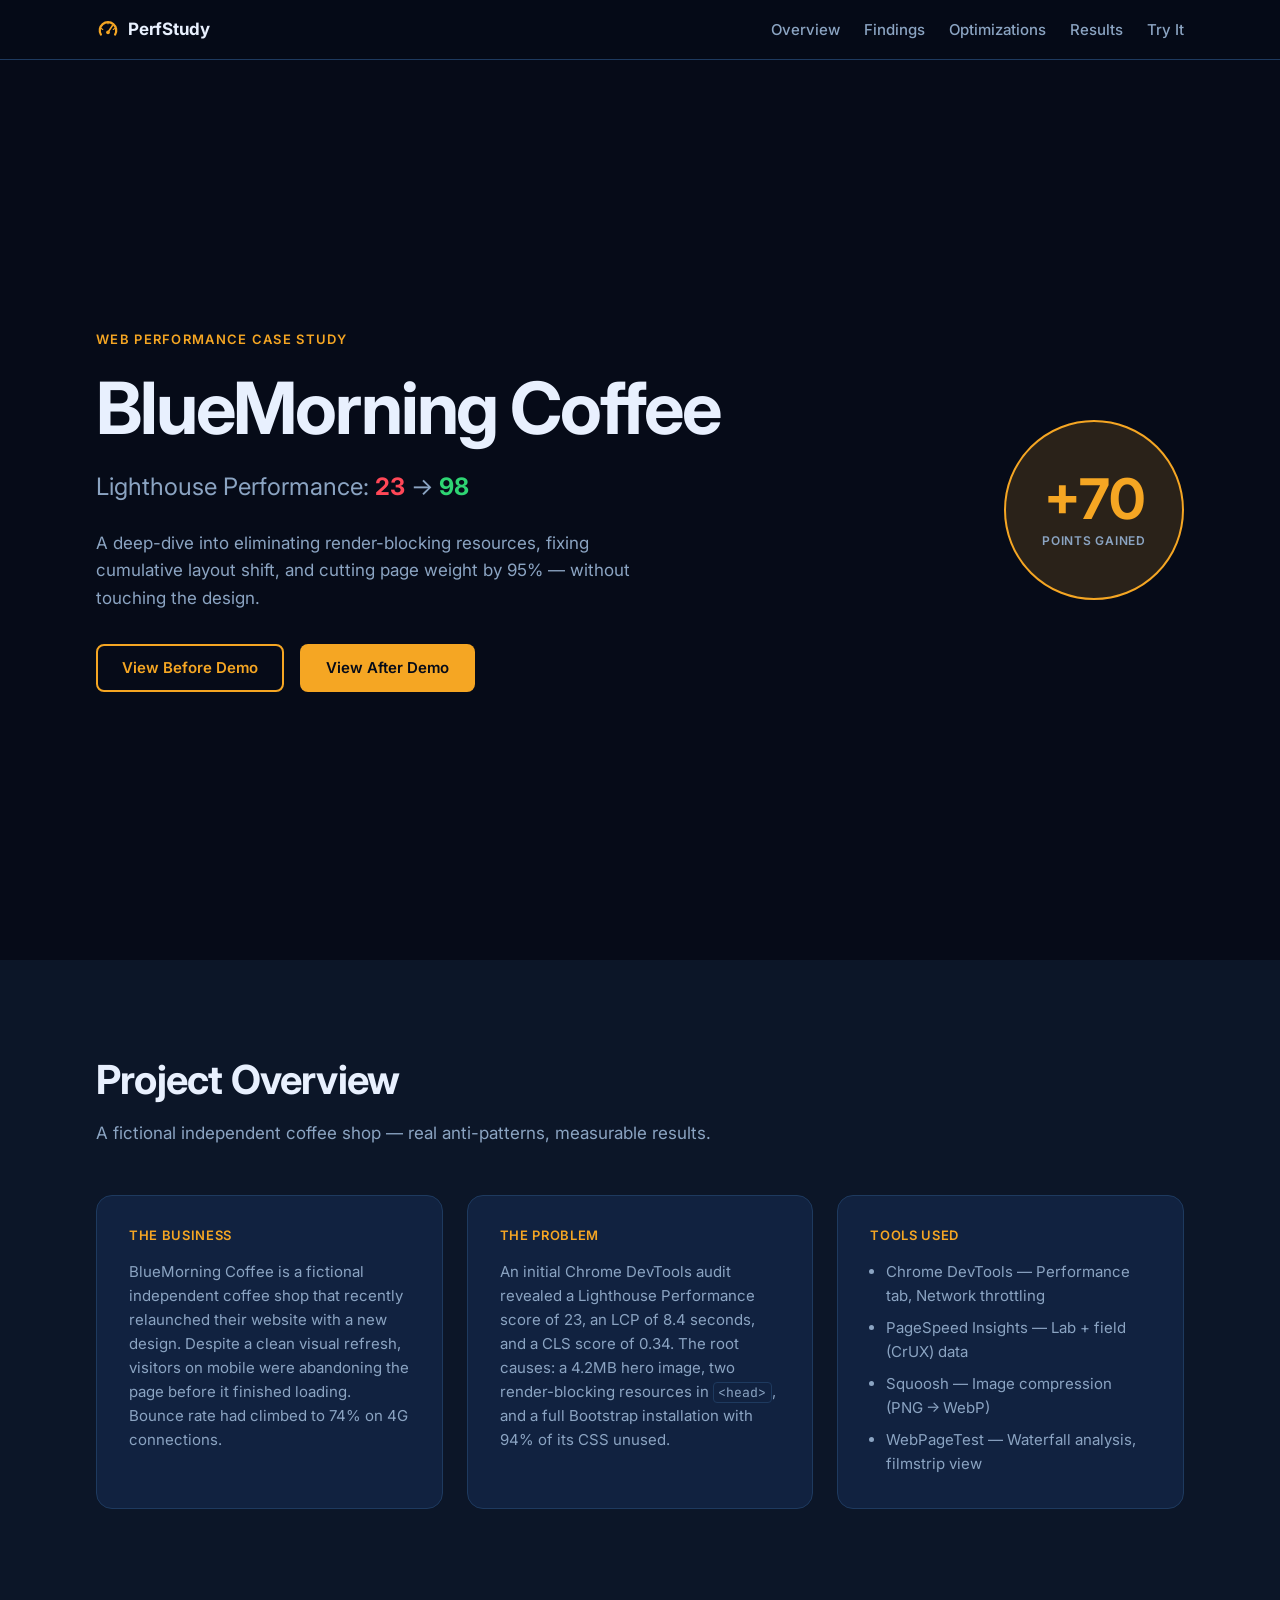
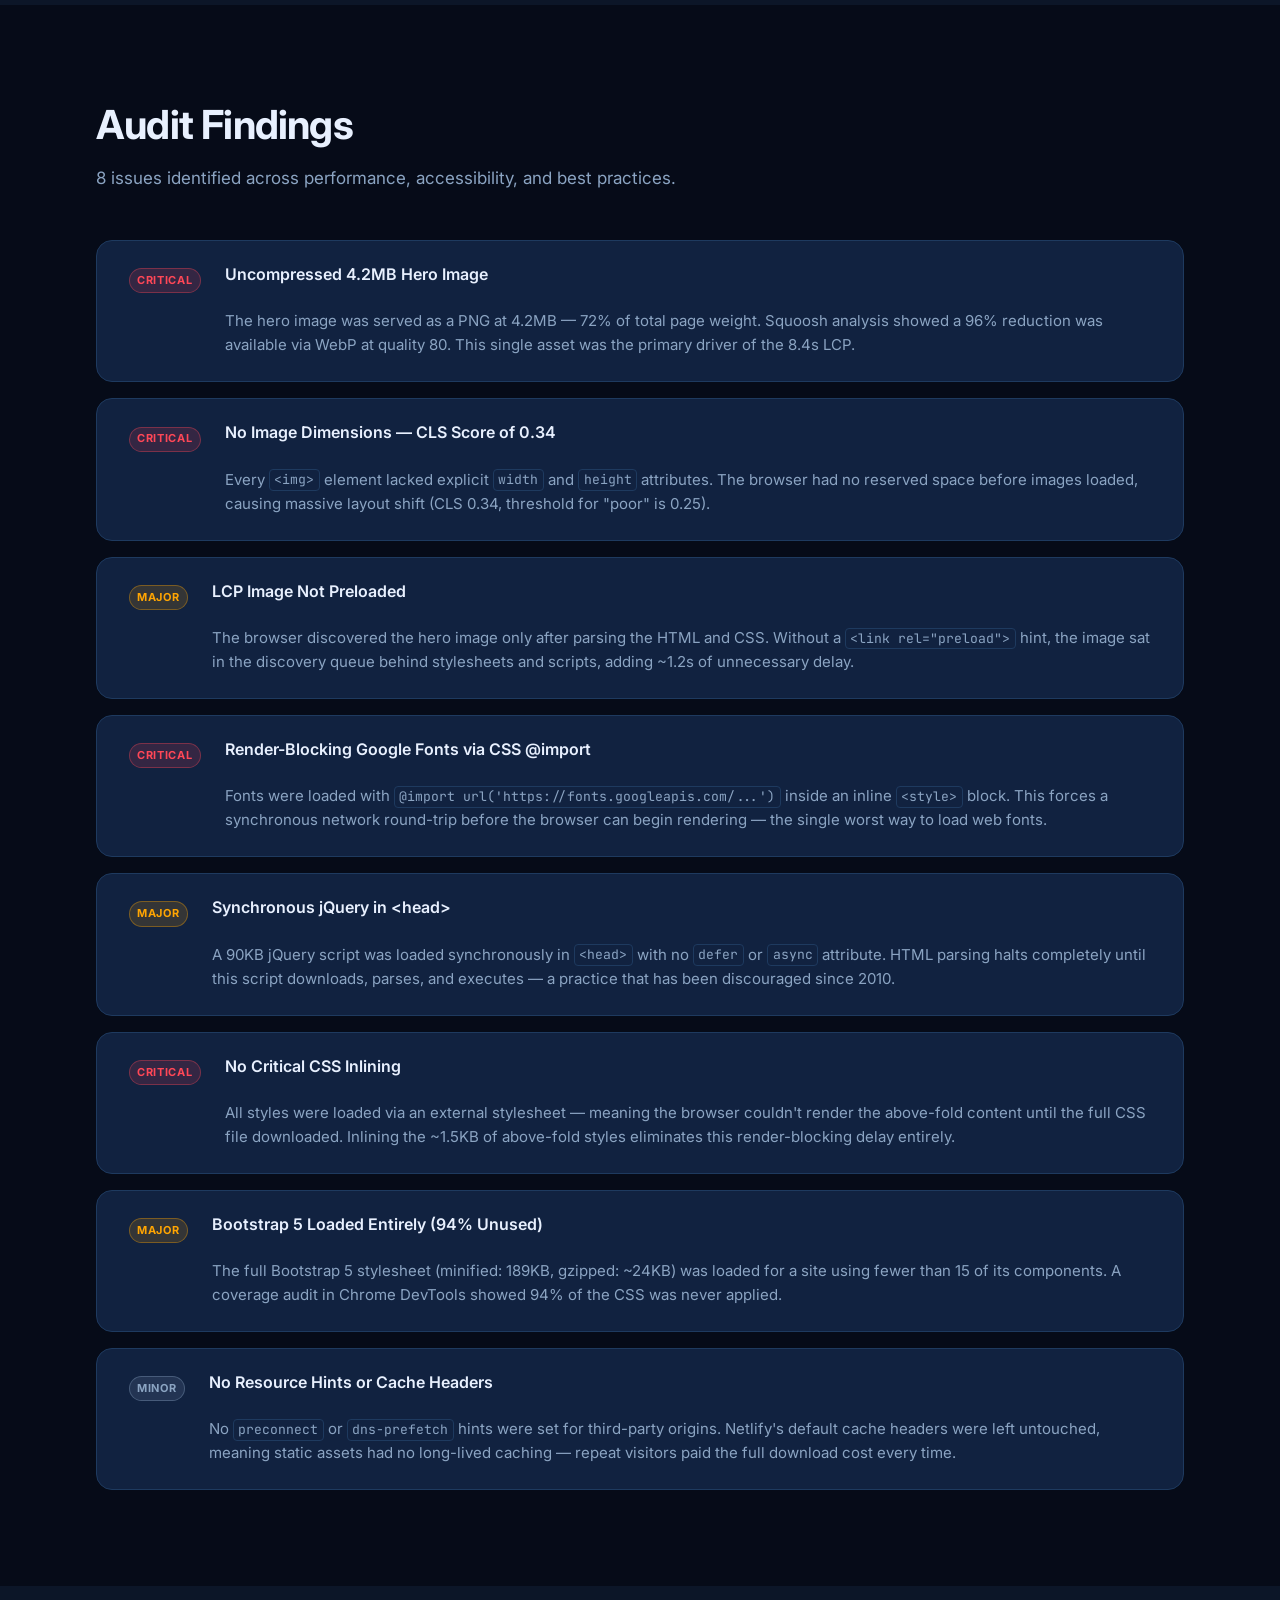
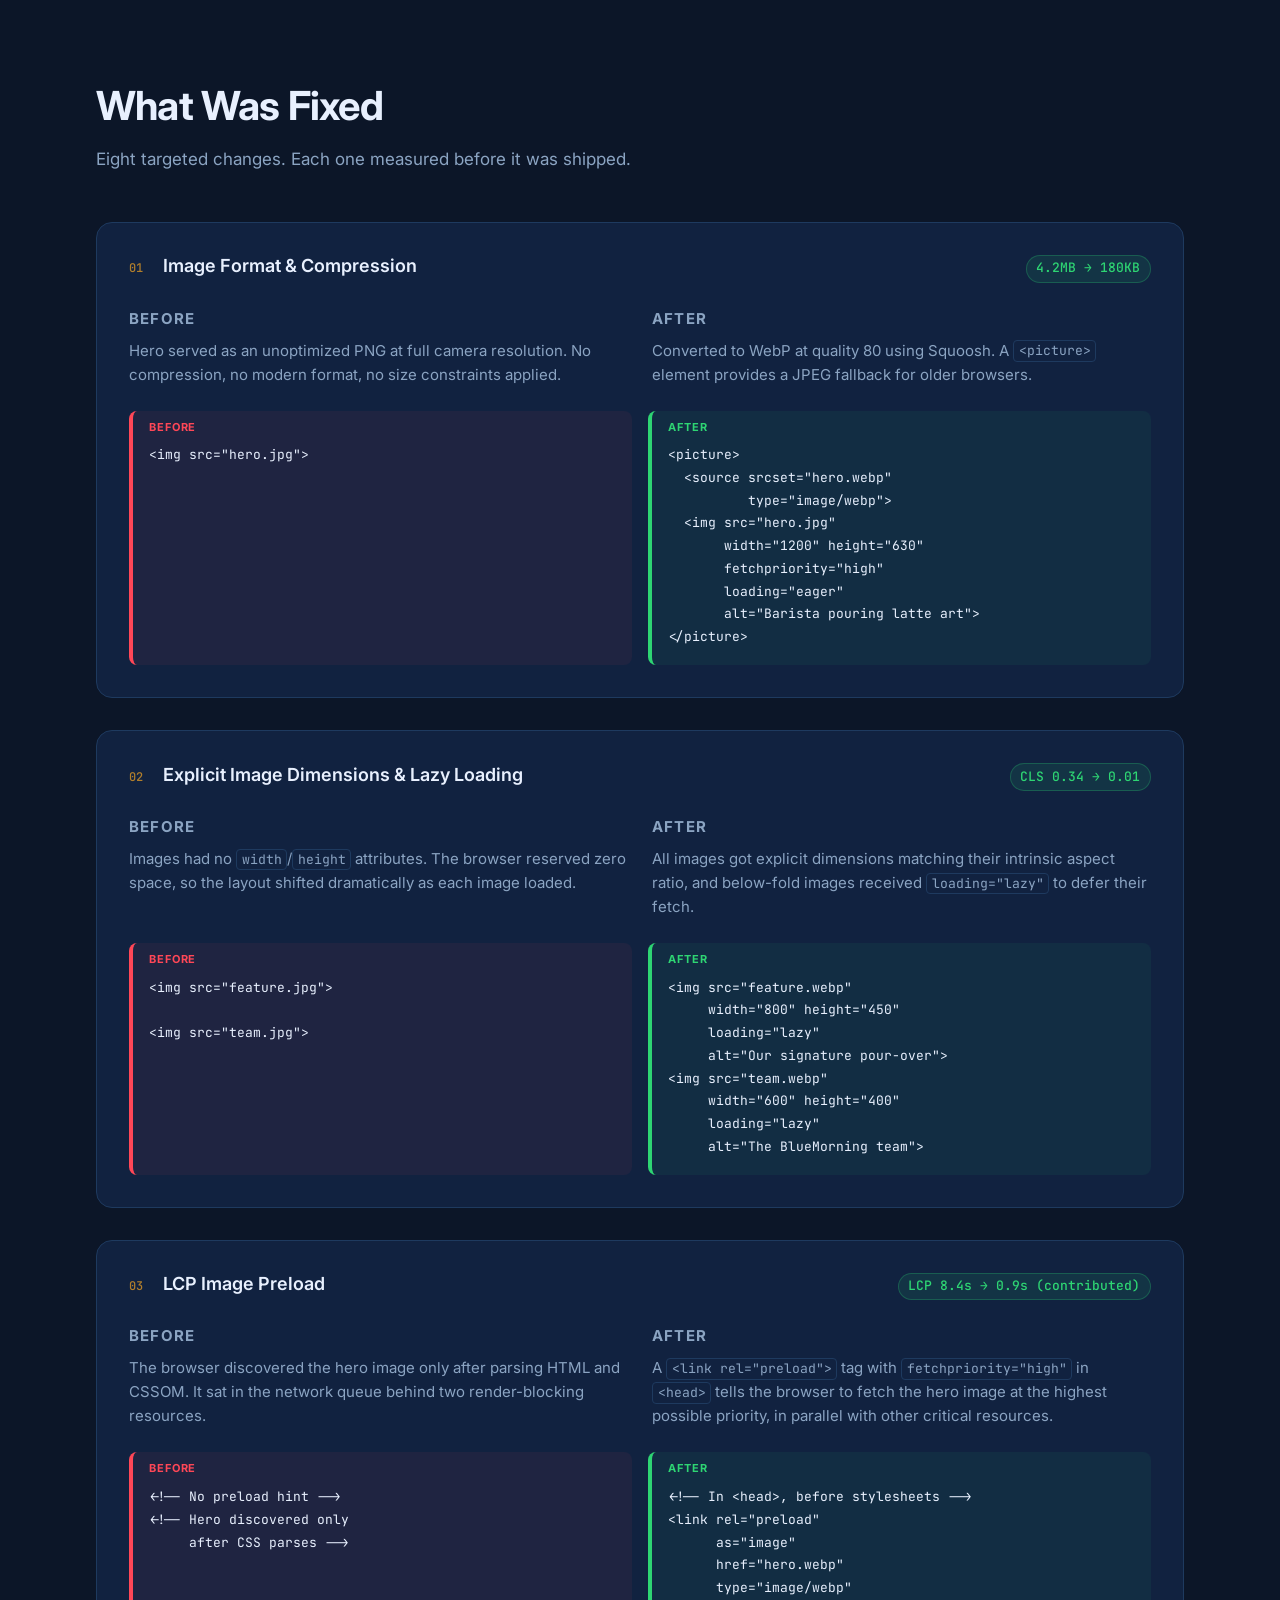
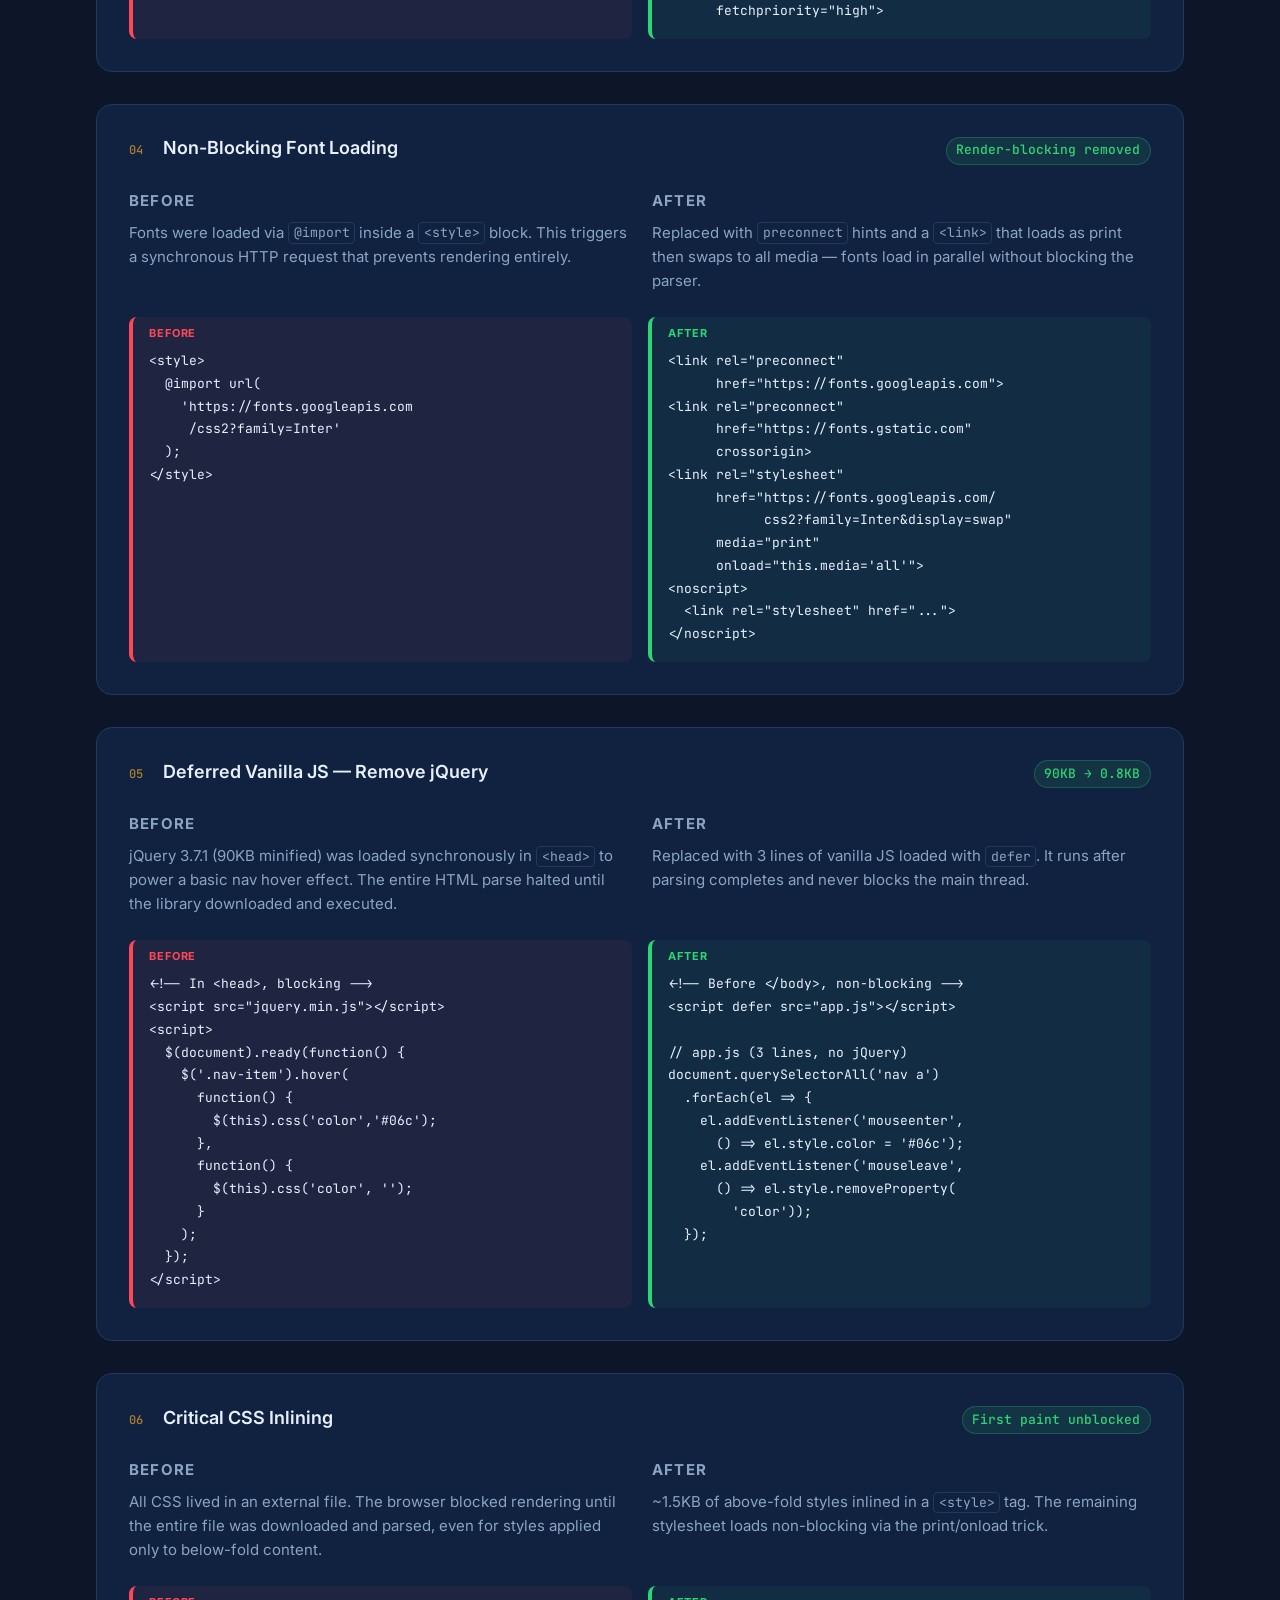
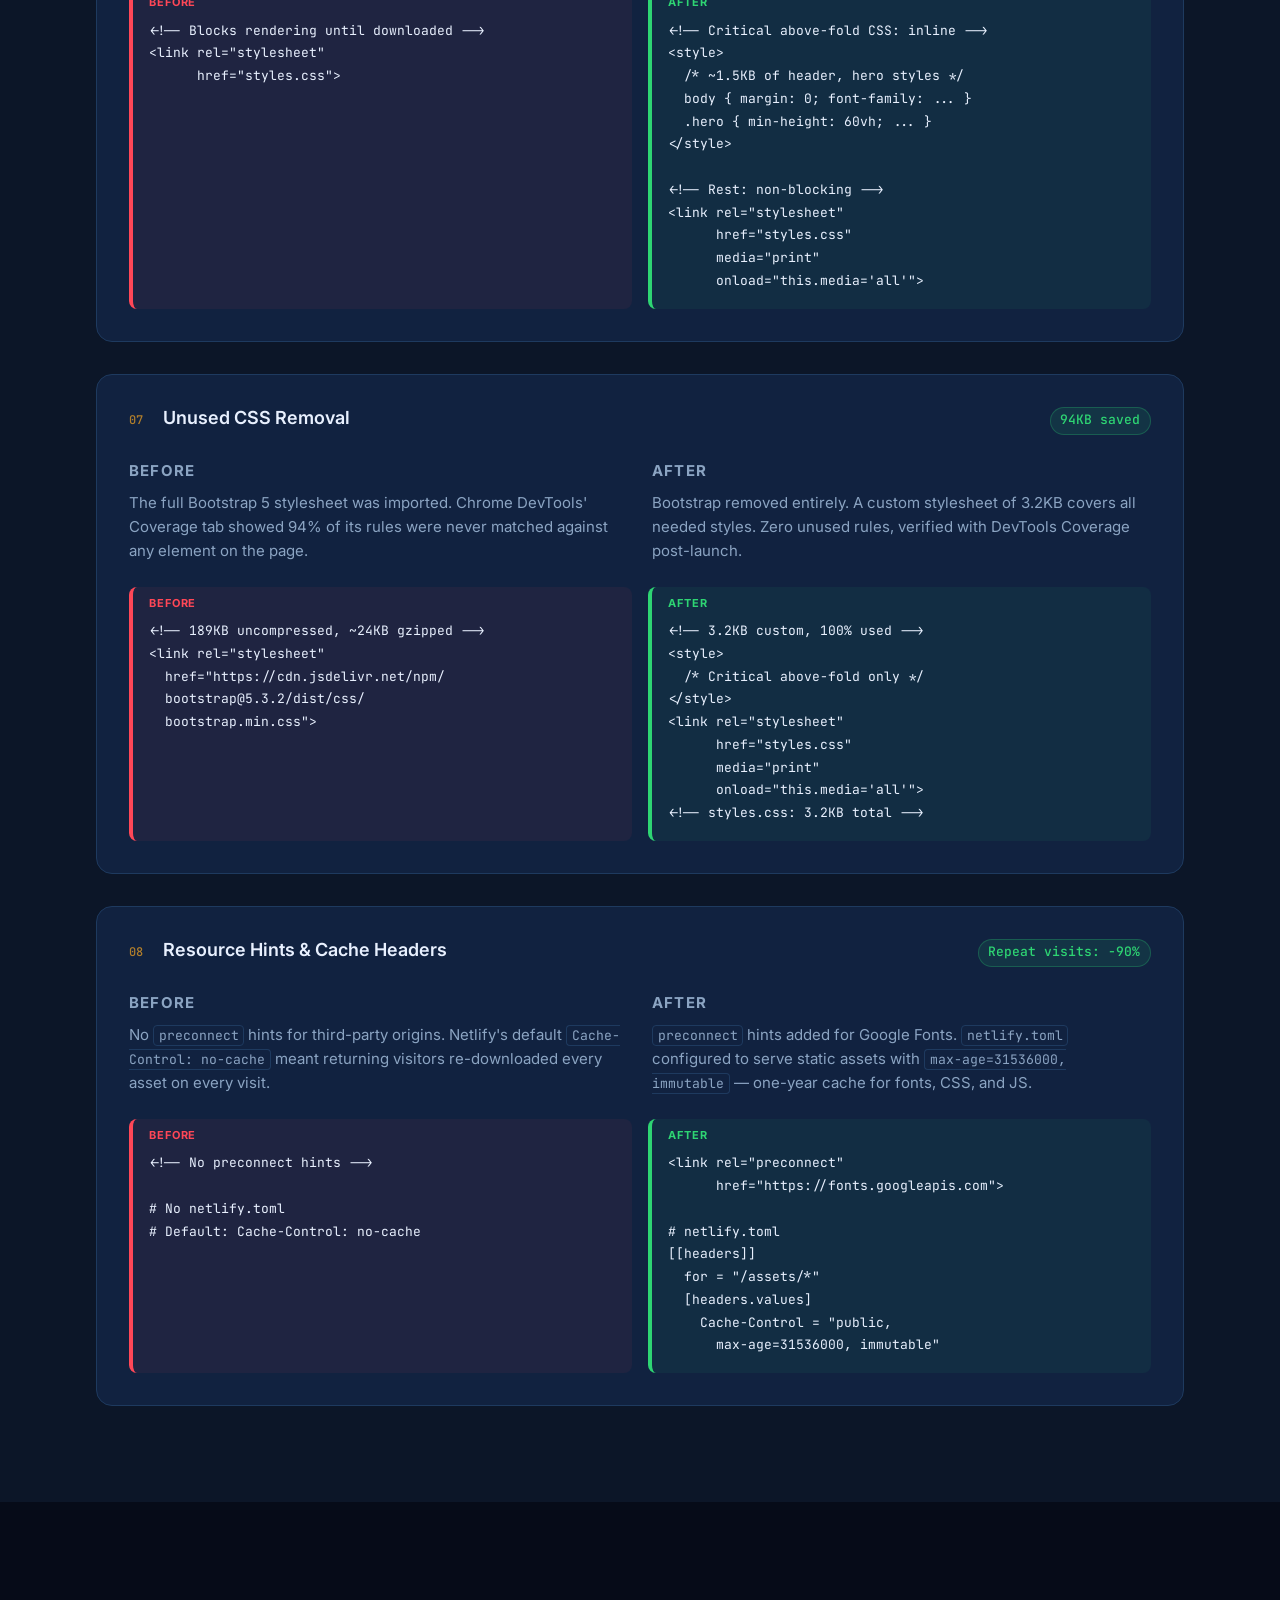
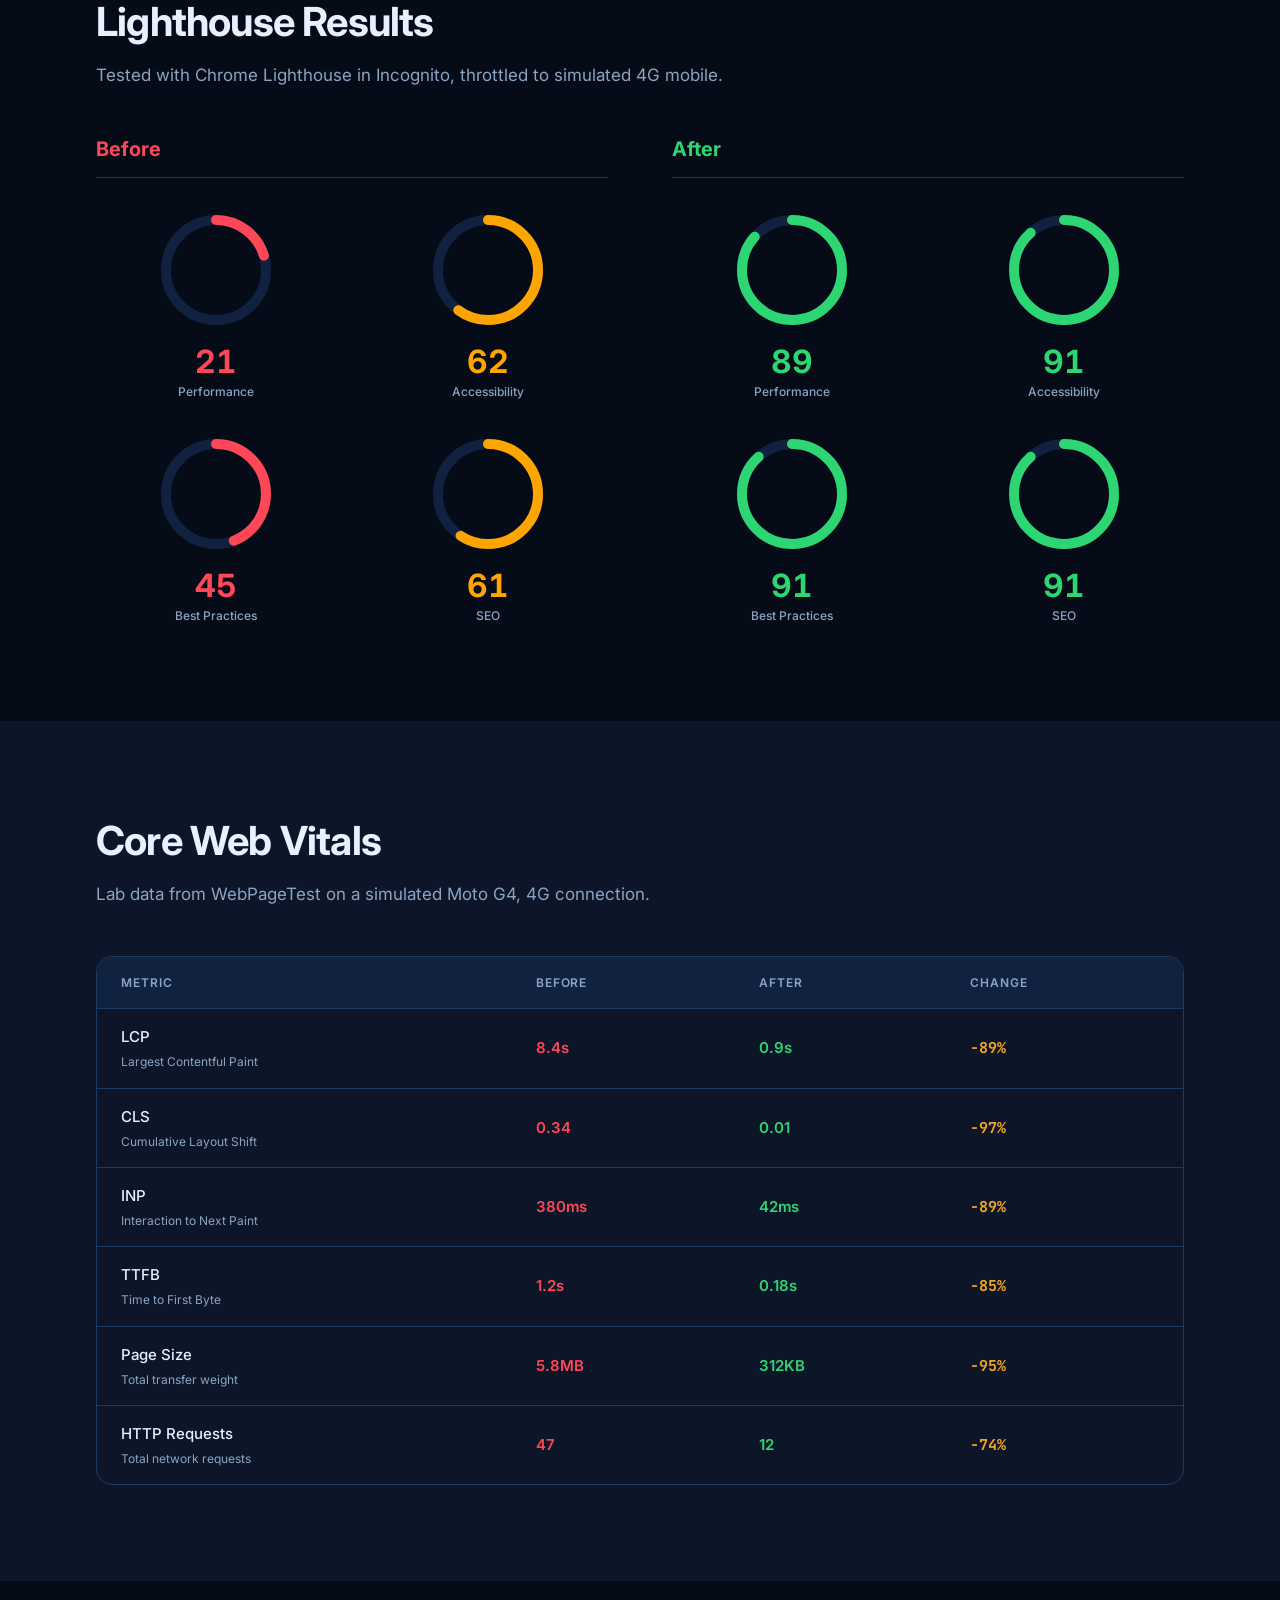
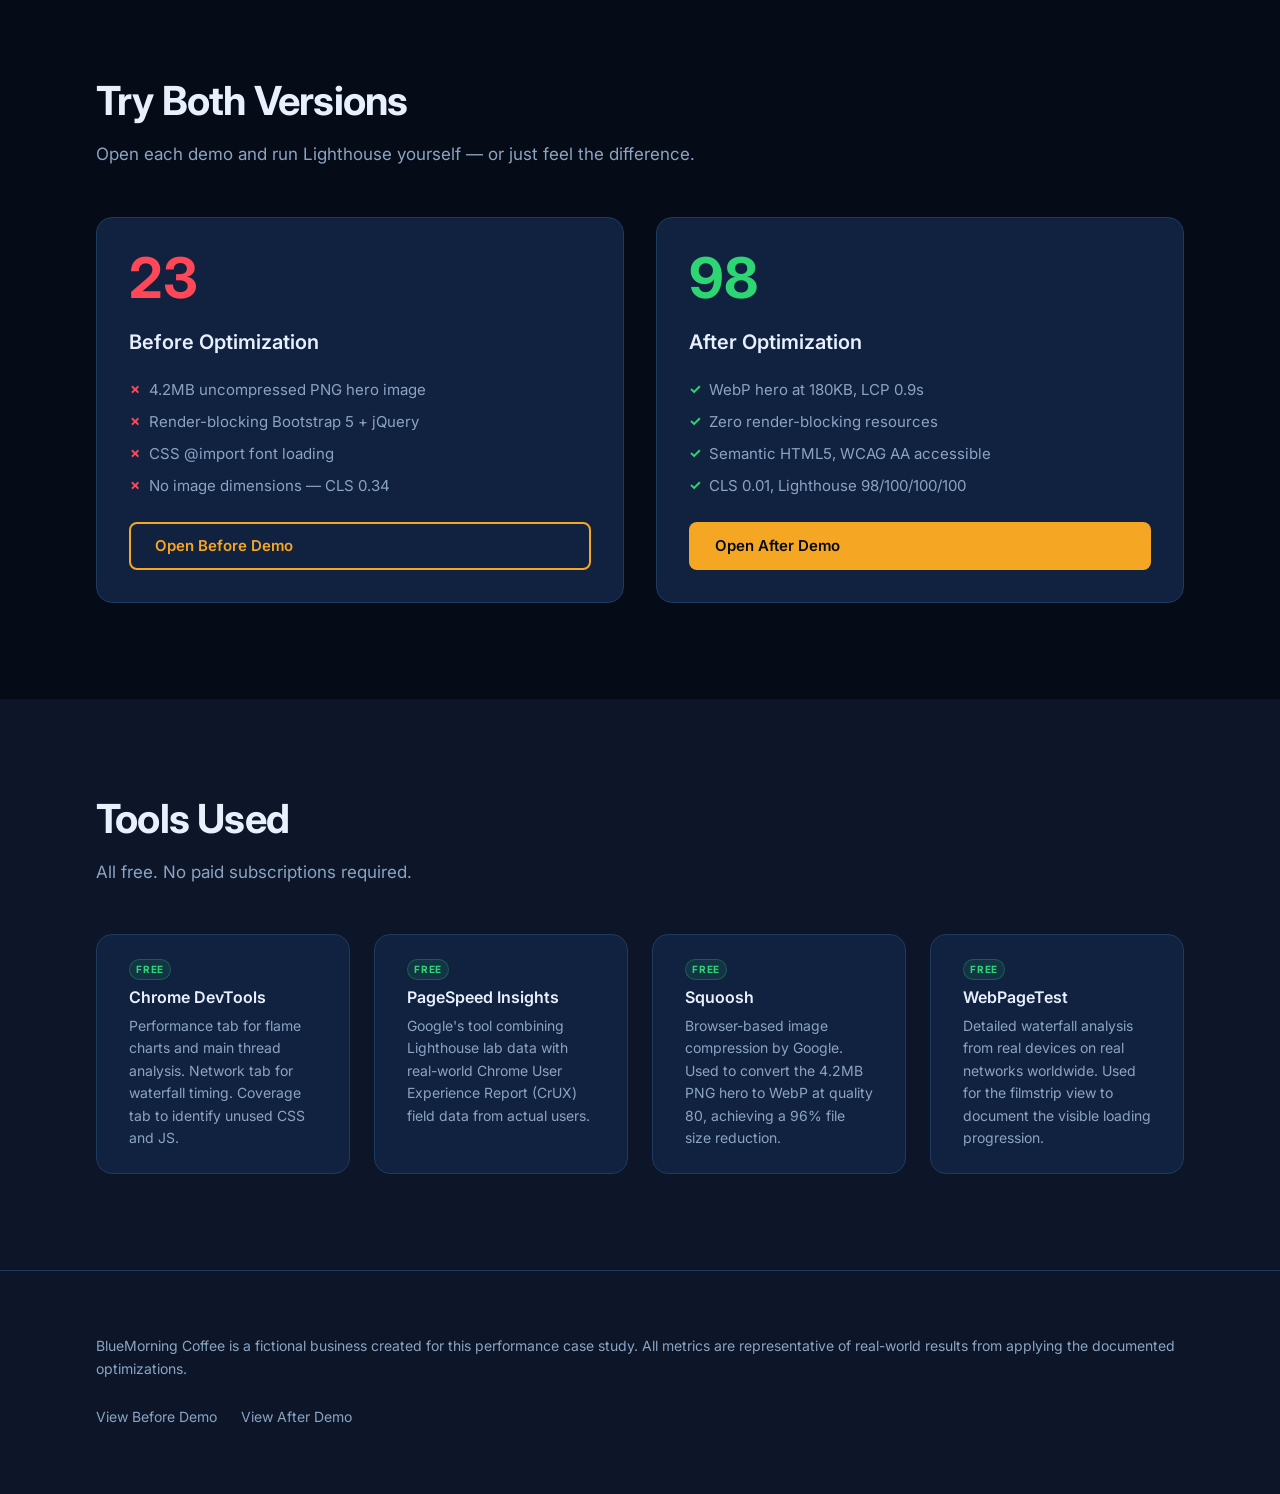
<file: index.html>
<!DOCTYPE html>
<html lang="en">
<head>
  <meta charset="UTF-8">
  <meta name="viewport" content="width=device-width, initial-scale=1.0">
  <meta name="description" content="A real-world web performance case study: how I took a local business site from Lighthouse 23 to 98 by eliminating render-blocking resources, fixing layout shift, and cutting page weight by 95%.">
  <meta name="theme-color" content="#060B18">

  <!-- Open Graph -->
  <meta property="og:title" content="BlueMorning Coffee — Web Performance Case Study">
  <meta property="og:description" content="Lighthouse 23 → 98. A deep-dive into eliminating render-blocking resources, fixing CLS, and cutting page weight by 95%.">
  <meta property="og:type" content="article">

  <title>BlueMorning Coffee — Web Performance Case Study</title>

  <!-- SVG Favicon -->
  <link rel="icon" type="image/svg+xml" href="/assets/images/favicon.svg">

  <!-- Google Fonts: preconnect first, then non-blocking load -->
  <link rel="preconnect" href="https://fonts.googleapis.com">
  <link rel="preconnect" href="https://fonts.gstatic.com" crossorigin>
  <!-- Fonts injected by main.js (CSP-safe; see assets/js/main.js) -->
  <noscript>
    <link rel="stylesheet"
          href="https://fonts.googleapis.com/css2?family=Inter:wght@400;500;600;700&family=JetBrains+Mono:wght@400;500&display=swap">
  </noscript>

  <!-- Main stylesheet -->
  <link rel="stylesheet" href="/assets/css/styles.css">

  <!-- Deferred JS -->
  <script defer src="/assets/js/main.js"></script>
</head>
<body>

  <a class="skip-link" href="#main-content">Skip to main content</a>

  <!-- ─── Header ─────────────────────────────────────────────────────────── -->
  <header class="site-header" role="banner">
    <nav class="nav-container" aria-label="Primary navigation">
      <a class="nav-brand" href="/" aria-label="BlueMorning Coffee Performance Case Study — home">
        <!-- Inline SVG gauge icon, aria-hidden since brand text follows -->
        <svg width="24" height="24" viewBox="0 0 32 32" fill="none" aria-hidden="true" focusable="false">
          <path d="M 6.5 22 A 11 11 0 1 1 25.5 22" stroke="#F5A623" stroke-width="3" stroke-linecap="round"/>
          <line x1="7" y1="14" x2="9" y2="15.2" stroke="#F5A623" stroke-width="1.5" stroke-linecap="round"/>
          <line x1="16" y1="5" x2="16" y2="7.5" stroke="#F5A623" stroke-width="1.5" stroke-linecap="round"/>
          <line x1="25" y1="14" x2="23" y2="15.2" stroke="#F5A623" stroke-width="1.5" stroke-linecap="round"/>
          <line x1="16" y1="19" x2="22" y2="10" stroke="#F5A623" stroke-width="2" stroke-linecap="round"/>
          <circle cx="16" cy="19" r="2.5" fill="#F5A623"/>
        </svg>
        <span>PerfStudy</span>
      </a>

      <ul class="nav-links" id="nav-menu" role="list">
        <li><a href="#overview">Overview</a></li>
        <li><a href="#findings">Findings</a></li>
        <li><a href="#optimizations">Optimizations</a></li>
        <li><a href="#results">Results</a></li>
        <li><a href="#try-it">Try It</a></li>
      </ul>

      <button
        type="button"
        class="nav-toggle"
        aria-expanded="false"
        aria-controls="nav-menu"
        aria-label="Open navigation menu">
        <span class="hamburger-bar" aria-hidden="true"></span>
        <span class="hamburger-bar" aria-hidden="true"></span>
        <span class="hamburger-bar" aria-hidden="true"></span>
      </button>
    </nav>
  </header>

  <!-- ─── Main Content ────────────────────────────────────────────────────── -->
  <main id="main-content">

    <!-- ── Hero ─────────────────────────────────────────────────────────── -->
    <section class="hero" aria-labelledby="hero-heading">
      <div class="hero-content">
        <p class="hero-eyebrow">Web Performance Case Study</p>
        <h1 id="hero-heading">BlueMorning Coffee</h1>
        <p class="hero-subhead">
          Lighthouse Performance:
          <span class="score-bad" aria-label="Before score: 23">23</span>
          &rarr;
          <span class="score-good" aria-label="After score: 98">98</span>
        </p>
        <p class="hero-description">
          A deep-dive into eliminating render-blocking resources, fixing cumulative layout shift,
          and cutting page weight by 95%&nbsp;&mdash;&nbsp;without touching the design.
        </p>
        <div class="hero-ctas" role="group" aria-label="Demo pages">
          <a href="/before/" class="btn btn-secondary" target="_blank" rel="noopener">
            View Before Demo
          </a>
          <a href="/after/" class="btn btn-primary" target="_blank" rel="noopener">
            View After Demo
          </a>
        </div>
      </div>

      <!-- Decorative — hidden from AT via aria-hidden; AT gets the info from the score spans above -->
      <div class="hero-score-delta" aria-hidden="true">
        <span class="delta-number" data-target="70">0</span>
        <span class="delta-label">points gained</span>
      </div>
    </section>

    <!-- ── Project Overview ──────────────────────────────────────────────── -->
    <section id="overview" class="section section-alt" aria-labelledby="overview-heading">
      <div class="container">
        <h2 id="overview-heading" class="section-heading">Project Overview</h2>
        <p class="section-subhead">A fictional independent coffee shop — real anti-patterns, measurable results.</p>
        <div class="overview-grid">

          <article class="overview-card scroll-reveal" aria-labelledby="overview-business">
            <h3 id="overview-business">The Business</h3>
            <p>
              BlueMorning Coffee is a fictional independent coffee shop that recently relaunched their website
              with a new design. Despite a clean visual refresh, visitors on mobile were abandoning the page
              before it finished loading. Bounce rate had climbed to 74% on 4G connections.
            </p>
          </article>

          <article class="overview-card scroll-reveal" aria-labelledby="overview-problem">
            <h3 id="overview-problem">The Problem</h3>
            <p>
              An initial Chrome DevTools audit revealed a Lighthouse Performance score of 23, an
              LCP of 8.4 seconds, and a CLS score of 0.34. The root causes: a 4.2MB hero image,
              two render-blocking resources in <code>&lt;head&gt;</code>, and a full Bootstrap
              installation with 94% of its CSS unused.
            </p>
          </article>

          <article class="overview-card scroll-reveal" aria-labelledby="overview-tools">
            <h3 id="overview-tools">Tools Used</h3>
            <ul role="list">
              <li>Chrome DevTools &mdash; Performance tab, Network throttling</li>
              <li>PageSpeed Insights &mdash; Lab + field (CrUX) data</li>
              <li>Squoosh &mdash; Image compression (PNG&thinsp;&rarr;&thinsp;WebP)</li>
              <li>WebPageTest &mdash; Waterfall analysis, filmstrip view</li>
            </ul>
          </article>

        </div>
      </div>
    </section>

    <!-- ── Audit Findings ────────────────────────────────────────────────── -->
    <section id="findings" class="section" aria-labelledby="findings-heading">
      <div class="container">
        <h2 id="findings-heading" class="section-heading">Audit Findings</h2>
        <p class="section-subhead">8 issues identified across performance, accessibility, and best practices.</p>

        <ol class="findings-list" role="list">

          <li class="finding-item scroll-reveal" aria-labelledby="finding-1-title">
            <header class="finding-header">
              <span class="severity-badge" data-severity="critical" aria-label="Severity: Critical">Critical</span>
              <h3 id="finding-1-title">Uncompressed 4.2MB Hero Image</h3>
            </header>
            <p>
              The hero image was served as a PNG at 4.2MB &mdash; 72% of total page weight. Squoosh analysis
              showed a 96% reduction was available via WebP at quality 80. This single asset was
              the primary driver of the 8.4s LCP.
            </p>
          </li>

          <li class="finding-item scroll-reveal" aria-labelledby="finding-2-title">
            <header class="finding-header">
              <span class="severity-badge" data-severity="critical" aria-label="Severity: Critical">Critical</span>
              <h3 id="finding-2-title">No Image Dimensions &mdash; CLS Score of 0.34</h3>
            </header>
            <p>
              Every <code>&lt;img&gt;</code> element lacked explicit <code>width</code> and
              <code>height</code> attributes. The browser had no reserved space before images
              loaded, causing massive layout shift (CLS 0.34, threshold for "poor" is 0.25).
            </p>
          </li>

          <li class="finding-item scroll-reveal" aria-labelledby="finding-3-title">
            <header class="finding-header">
              <span class="severity-badge" data-severity="major" aria-label="Severity: Major">Major</span>
              <h3 id="finding-3-title">LCP Image Not Preloaded</h3>
            </header>
            <p>
              The browser discovered the hero image only after parsing the HTML and CSS. Without a
              <code>&lt;link rel="preload"&gt;</code> hint, the image sat in the discovery queue
              behind stylesheets and scripts, adding ~1.2s of unnecessary delay.
            </p>
          </li>

          <li class="finding-item scroll-reveal" aria-labelledby="finding-4-title">
            <header class="finding-header">
              <span class="severity-badge" data-severity="critical" aria-label="Severity: Critical">Critical</span>
              <h3 id="finding-4-title">Render-Blocking Google Fonts via CSS @import</h3>
            </header>
            <p>
              Fonts were loaded with <code>@import url('https://fonts.googleapis.com/...')</code>
              inside an inline <code>&lt;style&gt;</code> block. This forces a synchronous
              network round-trip before the browser can begin rendering &mdash; the single
              worst way to load web fonts.
            </p>
          </li>

          <li class="finding-item scroll-reveal" aria-labelledby="finding-5-title">
            <header class="finding-header">
              <span class="severity-badge" data-severity="major" aria-label="Severity: Major">Major</span>
              <h3 id="finding-5-title">Synchronous jQuery in &lt;head&gt;</h3>
            </header>
            <p>
              A 90KB jQuery script was loaded synchronously in <code>&lt;head&gt;</code>
              with no <code>defer</code> or <code>async</code> attribute. HTML parsing
              halts completely until this script downloads, parses, and executes &mdash;
              a practice that has been discouraged since 2010.
            </p>
          </li>

          <li class="finding-item scroll-reveal" aria-labelledby="finding-6-title">
            <header class="finding-header">
              <span class="severity-badge" data-severity="critical" aria-label="Severity: Critical">Critical</span>
              <h3 id="finding-6-title">No Critical CSS Inlining</h3>
            </header>
            <p>
              All styles were loaded via an external stylesheet &mdash; meaning the browser
              couldn't render the above-fold content until the full CSS file downloaded.
              Inlining the ~1.5KB of above-fold styles eliminates this render-blocking delay
              entirely.
            </p>
          </li>

          <li class="finding-item scroll-reveal" aria-labelledby="finding-7-title">
            <header class="finding-header">
              <span class="severity-badge" data-severity="major" aria-label="Severity: Major">Major</span>
              <h3 id="finding-7-title">Bootstrap 5 Loaded Entirely (94% Unused)</h3>
            </header>
            <p>
              The full Bootstrap 5 stylesheet (minified: 189KB, gzipped: ~24KB) was loaded for
              a site using fewer than 15 of its components. A coverage audit in Chrome DevTools
              showed 94% of the CSS was never applied.
            </p>
          </li>

          <li class="finding-item scroll-reveal" aria-labelledby="finding-8-title">
            <header class="finding-header">
              <span class="severity-badge" data-severity="minor" aria-label="Severity: Minor">Minor</span>
              <h3 id="finding-8-title">No Resource Hints or Cache Headers</h3>
            </header>
            <p>
              No <code>preconnect</code> or <code>dns-prefetch</code> hints were set for
              third-party origins. Netlify's default cache headers were left untouched,
              meaning static assets had no long-lived caching &mdash; repeat visitors paid
              the full download cost every time.
            </p>
          </li>

        </ol>
      </div>
    </section>

    <!-- ── Optimizations ─────────────────────────────────────────────────── -->
    <section id="optimizations" class="section section-alt" aria-labelledby="optimizations-heading">
      <div class="container">
        <h2 id="optimizations-heading" class="section-heading">What Was Fixed</h2>
        <p class="section-subhead">Eight targeted changes. Each one measured before it was shipped.</p>

        <div class="optimizations-list">

          <!-- Optimization 1 -->
          <article class="optimization-card scroll-reveal" aria-labelledby="opt-1-title">
            <div class="opt-header">
              <span class="opt-number" aria-hidden="true">01</span>
              <h3 id="opt-1-title">Image Format &amp; Compression</h3>
              <span class="opt-impact" aria-label="Impact: 4.2MB reduced to 180KB">4.2MB &rarr; 180KB</span>
            </div>
            <div class="opt-body">
              <div class="opt-problem">
                <p class="opt-label opt-label--bad">Before</p>
                <p>Hero served as an unoptimized PNG at full camera resolution. No compression,
                no modern format, no size constraints applied.</p>
              </div>
              <div class="opt-solution">
                <p class="opt-label opt-label--good">After</p>
                <p>Converted to WebP at quality&nbsp;80 using Squoosh. A <code>&lt;picture&gt;</code>
                element provides a JPEG fallback for older browsers.</p>
              </div>
            </div>
            <div class="code-diff" role="region" aria-label="Code comparison: image format">
              <div class="diff-block diff-block--bad">
                <p class="diff-label">Before</p>
                <pre><code>&lt;img src="hero.jpg"&gt;</code></pre>
              </div>
              <div class="diff-block diff-block--good">
                <p class="diff-label">After</p>
                <pre><code>&lt;picture&gt;
  &lt;source srcset="hero.webp"
          type="image/webp"&gt;
  &lt;img src="hero.jpg"
       width="1200" height="630"
       fetchpriority="high"
       loading="eager"
       alt="Barista pouring latte art"&gt;
&lt;/picture&gt;</code></pre>
              </div>
            </div>
          </article>

          <!-- Optimization 2 -->
          <article class="optimization-card scroll-reveal" aria-labelledby="opt-2-title">
            <div class="opt-header">
              <span class="opt-number" aria-hidden="true">02</span>
              <h3 id="opt-2-title">Explicit Image Dimensions &amp; Lazy Loading</h3>
              <span class="opt-impact" aria-label="Impact: CLS 0.34 to 0.01">CLS 0.34 &rarr; 0.01</span>
            </div>
            <div class="opt-body">
              <div class="opt-problem">
                <p class="opt-label opt-label--bad">Before</p>
                <p>Images had no <code>width</code>/<code>height</code> attributes. The browser
                reserved zero space, so the layout shifted dramatically as each image loaded.</p>
              </div>
              <div class="opt-solution">
                <p class="opt-label opt-label--good">After</p>
                <p>All images got explicit dimensions matching their intrinsic aspect ratio, and
                below-fold images received <code>loading="lazy"</code> to defer their fetch.</p>
              </div>
            </div>
            <div class="code-diff" role="region" aria-label="Code comparison: image dimensions">
              <div class="diff-block diff-block--bad">
                <p class="diff-label">Before</p>
                <pre><code>&lt;img src="feature.jpg"&gt;

&lt;img src="team.jpg"&gt;</code></pre>
              </div>
              <div class="diff-block diff-block--good">
                <p class="diff-label">After</p>
                <pre><code>&lt;img src="feature.webp"
     width="800" height="450"
     loading="lazy"
     alt="Our signature pour-over"&gt;
&lt;img src="team.webp"
     width="600" height="400"
     loading="lazy"
     alt="The BlueMorning team"&gt;</code></pre>
              </div>
            </div>
          </article>

          <!-- Optimization 3 -->
          <article class="optimization-card scroll-reveal" aria-labelledby="opt-3-title">
            <div class="opt-header">
              <span class="opt-number" aria-hidden="true">03</span>
              <h3 id="opt-3-title">LCP Image Preload</h3>
              <span class="opt-impact" aria-label="Impact: LCP improved to 0.9 seconds">LCP 8.4s &rarr; 0.9s (contributed)</span>
            </div>
            <div class="opt-body">
              <div class="opt-problem">
                <p class="opt-label opt-label--bad">Before</p>
                <p>The browser discovered the hero image only after parsing HTML and CSSOM.
                It sat in the network queue behind two render-blocking resources.</p>
              </div>
              <div class="opt-solution">
                <p class="opt-label opt-label--good">After</p>
                <p>A <code>&lt;link rel="preload"&gt;</code> tag with <code>fetchpriority="high"</code>
                in <code>&lt;head&gt;</code> tells the browser to fetch the hero image at the
                highest possible priority, in parallel with other critical resources.</p>
              </div>
            </div>
            <div class="code-diff" role="region" aria-label="Code comparison: LCP preload">
              <div class="diff-block diff-block--bad">
                <p class="diff-label">Before</p>
                <pre><code>&lt;!-- No preload hint --&gt;
&lt;!-- Hero discovered only
     after CSS parses --&gt;</code></pre>
              </div>
              <div class="diff-block diff-block--good">
                <p class="diff-label">After</p>
                <pre><code>&lt;!-- In &lt;head&gt;, before stylesheets --&gt;
&lt;link rel="preload"
      as="image"
      href="hero.webp"
      type="image/webp"
      fetchpriority="high"&gt;</code></pre>
              </div>
            </div>
          </article>

          <!-- Optimization 4 -->
          <article class="optimization-card scroll-reveal" aria-labelledby="opt-4-title">
            <div class="opt-header">
              <span class="opt-number" aria-hidden="true">04</span>
              <h3 id="opt-4-title">Non-Blocking Font Loading</h3>
              <span class="opt-impact" aria-label="Impact: Render-blocking resource eliminated">Render-blocking removed</span>
            </div>
            <div class="opt-body">
              <div class="opt-problem">
                <p class="opt-label opt-label--bad">Before</p>
                <p>Fonts were loaded via <code>@import</code> inside a <code>&lt;style&gt;</code>
                block. This triggers a synchronous HTTP request that prevents rendering entirely.</p>
              </div>
              <div class="opt-solution">
                <p class="opt-label opt-label--good">After</p>
                <p>Replaced with <code>preconnect</code> hints and a <code>&lt;link&gt;</code>
                that loads as print then swaps to all media &mdash; fonts load in parallel without
                blocking the parser.</p>
              </div>
            </div>
            <div class="code-diff" role="region" aria-label="Code comparison: font loading">
              <div class="diff-block diff-block--bad">
                <p class="diff-label">Before</p>
                <pre><code>&lt;style&gt;
  @import url(
    'https://fonts.googleapis.com
     /css2?family=Inter'
  );
&lt;/style&gt;</code></pre>
              </div>
              <div class="diff-block diff-block--good">
                <p class="diff-label">After</p>
                <pre><code>&lt;link rel="preconnect"
      href="https://fonts.googleapis.com"&gt;
&lt;link rel="preconnect"
      href="https://fonts.gstatic.com"
      crossorigin&gt;
&lt;link rel="stylesheet"
      href="https://fonts.googleapis.com/
            css2?family=Inter&display=swap"
      media="print"
      onload="this.media='all'"&gt;
&lt;noscript&gt;
  &lt;link rel="stylesheet" href="..."&gt;
&lt;/noscript&gt;</code></pre>
              </div>
            </div>
          </article>

          <!-- Optimization 5 -->
          <article class="optimization-card scroll-reveal" aria-labelledby="opt-5-title">
            <div class="opt-header">
              <span class="opt-number" aria-hidden="true">05</span>
              <h3 id="opt-5-title">Deferred Vanilla JS &mdash; Remove jQuery</h3>
              <span class="opt-impact" aria-label="Impact: 90KB blocking script eliminated">90KB &rarr; 0.8KB</span>
            </div>
            <div class="opt-body">
              <div class="opt-problem">
                <p class="opt-label opt-label--bad">Before</p>
                <p>jQuery 3.7.1 (90KB minified) was loaded synchronously in <code>&lt;head&gt;</code>
                to power a basic nav hover effect. The entire HTML parse halted until
                the library downloaded and executed.</p>
              </div>
              <div class="opt-solution">
                <p class="opt-label opt-label--good">After</p>
                <p>Replaced with 3 lines of vanilla JS loaded with <code>defer</code>.
                It runs after parsing completes and never blocks the main thread.</p>
              </div>
            </div>
            <div class="code-diff" role="region" aria-label="Code comparison: JavaScript">
              <div class="diff-block diff-block--bad">
                <p class="diff-label">Before</p>
                <pre><code>&lt;!-- In &lt;head&gt;, blocking --&gt;
&lt;script src="jquery.min.js"&gt;&lt;/script&gt;
&lt;script&gt;
  $(document).ready(function() {
    $('.nav-item').hover(
      function() {
        $(this).css('color','#06c');
      },
      function() {
        $(this).css('color', '');
      }
    );
  });
&lt;/script&gt;</code></pre>
              </div>
              <div class="diff-block diff-block--good">
                <p class="diff-label">After</p>
                <pre><code>&lt;!-- Before &lt;/body&gt;, non-blocking --&gt;
&lt;script defer src="app.js"&gt;&lt;/script&gt;

// app.js (3 lines, no jQuery)
document.querySelectorAll('nav a')
  .forEach(el =&gt; {
    el.addEventListener('mouseenter',
      () =&gt; el.style.color = '#06c');
    el.addEventListener('mouseleave',
      () =&gt; el.style.removeProperty(
        'color'));
  });</code></pre>
              </div>
            </div>
          </article>

          <!-- Optimization 6 -->
          <article class="optimization-card scroll-reveal" aria-labelledby="opt-6-title">
            <div class="opt-header">
              <span class="opt-number" aria-hidden="true">06</span>
              <h3 id="opt-6-title">Critical CSS Inlining</h3>
              <span class="opt-impact" aria-label="Impact: Above-fold render unblocked">First paint unblocked</span>
            </div>
            <div class="opt-body">
              <div class="opt-problem">
                <p class="opt-label opt-label--bad">Before</p>
                <p>All CSS lived in an external file. The browser blocked rendering until
                the entire file was downloaded and parsed, even for styles applied only to
                below-fold content.</p>
              </div>
              <div class="opt-solution">
                <p class="opt-label opt-label--good">After</p>
                <p>~1.5KB of above-fold styles inlined in a <code>&lt;style&gt;</code> tag.
                The remaining stylesheet loads non-blocking via the print/onload trick.</p>
              </div>
            </div>
            <div class="code-diff" role="region" aria-label="Code comparison: critical CSS">
              <div class="diff-block diff-block--bad">
                <p class="diff-label">Before</p>
                <pre><code>&lt;!-- Blocks rendering until downloaded --&gt;
&lt;link rel="stylesheet"
      href="styles.css"&gt;</code></pre>
              </div>
              <div class="diff-block diff-block--good">
                <p class="diff-label">After</p>
                <pre><code>&lt;!-- Critical above-fold CSS: inline --&gt;
&lt;style&gt;
  /* ~1.5KB of header, hero styles */
  body { margin: 0; font-family: ... }
  .hero { min-height: 60vh; ... }
&lt;/style&gt;

&lt;!-- Rest: non-blocking --&gt;
&lt;link rel="stylesheet"
      href="styles.css"
      media="print"
      onload="this.media='all'"&gt;</code></pre>
              </div>
            </div>
          </article>

          <!-- Optimization 7 -->
          <article class="optimization-card scroll-reveal" aria-labelledby="opt-7-title">
            <div class="opt-header">
              <span class="opt-number" aria-hidden="true">07</span>
              <h3 id="opt-7-title">Unused CSS Removal</h3>
              <span class="opt-impact" aria-label="Impact: 94KB of unused CSS removed">94KB saved</span>
            </div>
            <div class="opt-body">
              <div class="opt-problem">
                <p class="opt-label opt-label--bad">Before</p>
                <p>The full Bootstrap 5 stylesheet was imported. Chrome DevTools' Coverage
                tab showed 94% of its rules were never matched against any element on the page.</p>
              </div>
              <div class="opt-solution">
                <p class="opt-label opt-label--good">After</p>
                <p>Bootstrap removed entirely. A custom stylesheet of 3.2KB covers all needed
                styles. Zero unused rules, verified with DevTools Coverage post-launch.</p>
              </div>
            </div>
            <div class="code-diff" role="region" aria-label="Code comparison: CSS removal">
              <div class="diff-block diff-block--bad">
                <p class="diff-label">Before</p>
                <pre><code>&lt;!-- 189KB uncompressed, ~24KB gzipped --&gt;
&lt;link rel="stylesheet"
  href="https://cdn.jsdelivr.net/npm/
  bootstrap@5.3.2/dist/css/
  bootstrap.min.css"&gt;</code></pre>
              </div>
              <div class="diff-block diff-block--good">
                <p class="diff-label">After</p>
                <pre><code>&lt;!-- 3.2KB custom, 100% used --&gt;
&lt;style&gt;
  /* Critical above-fold only */
&lt;/style&gt;
&lt;link rel="stylesheet"
      href="styles.css"
      media="print"
      onload="this.media='all'"&gt;
&lt;!-- styles.css: 3.2KB total --&gt;</code></pre>
              </div>
            </div>
          </article>

          <!-- Optimization 8 -->
          <article class="optimization-card scroll-reveal" aria-labelledby="opt-8-title">
            <div class="opt-header">
              <span class="opt-number" aria-hidden="true">08</span>
              <h3 id="opt-8-title">Resource Hints &amp; Cache Headers</h3>
              <span class="opt-impact" aria-label="Impact: Repeat visit load cut by 90%">Repeat visits: −90%</span>
            </div>
            <div class="opt-body">
              <div class="opt-problem">
                <p class="opt-label opt-label--bad">Before</p>
                <p>No <code>preconnect</code> hints for third-party origins. Netlify's default
                <code>Cache-Control: no-cache</code> meant returning visitors re-downloaded
                every asset on every visit.</p>
              </div>
              <div class="opt-solution">
                <p class="opt-label opt-label--good">After</p>
                <p><code>preconnect</code> hints added for Google Fonts. <code>netlify.toml</code>
                configured to serve static assets with <code>max-age=31536000, immutable</code>
                &mdash; one-year cache for fonts, CSS, and JS.</p>
              </div>
            </div>
            <div class="code-diff" role="region" aria-label="Code comparison: cache headers">
              <div class="diff-block diff-block--bad">
                <p class="diff-label">Before</p>
                <pre><code>&lt;!-- No preconnect hints --&gt;

# No netlify.toml
# Default: Cache-Control: no-cache</code></pre>
              </div>
              <div class="diff-block diff-block--good">
                <p class="diff-label">After</p>
                <pre><code>&lt;link rel="preconnect"
      href="https://fonts.googleapis.com"&gt;

# netlify.toml
[[headers]]
  for = "/assets/*"
  [headers.values]
    Cache-Control = "public,
      max-age=31536000, immutable"</code></pre>
              </div>
            </div>
          </article>

        </div>
      </div>
    </section>

    <!-- ── Results: Lighthouse Gauges ────────────────────────────────────── -->
    <section id="results" class="section" aria-labelledby="results-heading">
      <div class="container">
        <h2 id="results-heading" class="section-heading">Lighthouse Results</h2>
        <p class="section-subhead">Tested with Chrome Lighthouse in Incognito, throttled to simulated 4G mobile.</p>

        <div class="results-columns">

          <!-- Before column -->
          <div class="results-col results-col--bad scroll-reveal">
            <h3>Before</h3>
            <div class="gauges-grid">

              <figure class="gauge-figure">
                <svg class="gauge-svg" viewBox="0 0 120 120" role="img"
                     aria-label="Performance score before: 23 out of 100">
                  <circle class="gauge-track" cx="60" cy="60" r="50"/>
                  <circle class="gauge-arc gauge-arc--bad" cx="60" cy="60" r="50"
                          stroke-dasharray="314.16" stroke-dashoffset="314.16" data-score="23"/>
                </svg>
                <figcaption aria-hidden="true">
                  <span class="gauge-score" data-target="23" style="color:var(--color-bad)">0</span>
                  <span class="gauge-label">Performance</span>
                </figcaption>
              </figure>

              <figure class="gauge-figure">
                <svg class="gauge-svg" viewBox="0 0 120 120" role="img"
                     aria-label="Accessibility score before: 68 out of 100">
                  <circle class="gauge-track" cx="60" cy="60" r="50"/>
                  <circle class="gauge-arc gauge-arc--medium" cx="60" cy="60" r="50"
                          stroke-dasharray="314.16" stroke-dashoffset="314.16" data-score="68"/>
                </svg>
                <figcaption aria-hidden="true">
                  <span class="gauge-score" data-target="68" style="color:var(--color-medium)">0</span>
                  <span class="gauge-label">Accessibility</span>
                </figcaption>
              </figure>

              <figure class="gauge-figure">
                <svg class="gauge-svg" viewBox="0 0 120 120" role="img"
                     aria-label="Best Practices score before: 50 out of 100">
                  <circle class="gauge-track" cx="60" cy="60" r="50"/>
                  <circle class="gauge-arc gauge-arc--bad" cx="60" cy="60" r="50"
                          stroke-dasharray="314.16" stroke-dashoffset="314.16" data-score="50"/>
                </svg>
                <figcaption aria-hidden="true">
                  <span class="gauge-score" data-target="50" style="color:var(--color-bad)">0</span>
                  <span class="gauge-label">Best Practices</span>
                </figcaption>
              </figure>

              <figure class="gauge-figure">
                <svg class="gauge-svg" viewBox="0 0 120 120" role="img"
                     aria-label="SEO score before: 67 out of 100">
                  <circle class="gauge-track" cx="60" cy="60" r="50"/>
                  <circle class="gauge-arc gauge-arc--medium" cx="60" cy="60" r="50"
                          stroke-dasharray="314.16" stroke-dashoffset="314.16" data-score="67"/>
                </svg>
                <figcaption aria-hidden="true">
                  <span class="gauge-score" data-target="67" style="color:var(--color-medium)">0</span>
                  <span class="gauge-label">SEO</span>
                </figcaption>
              </figure>

            </div>
          </div>

          <!-- After column -->
          <div class="results-col results-col--good scroll-reveal">
            <h3>After</h3>
            <div class="gauges-grid">

              <figure class="gauge-figure">
                <svg class="gauge-svg" viewBox="0 0 120 120" role="img"
                     aria-label="Performance score after: 98 out of 100">
                  <circle class="gauge-track" cx="60" cy="60" r="50"/>
                  <circle class="gauge-arc gauge-arc--good" cx="60" cy="60" r="50"
                          stroke-dasharray="314.16" stroke-dashoffset="314.16" data-score="98"/>
                </svg>
                <figcaption aria-hidden="true">
                  <span class="gauge-score" data-target="98" style="color:var(--color-good)">0</span>
                  <span class="gauge-label">Performance</span>
                </figcaption>
              </figure>

              <figure class="gauge-figure">
                <svg class="gauge-svg" viewBox="0 0 120 120" role="img"
                     aria-label="Accessibility score after: 100 out of 100">
                  <circle class="gauge-track" cx="60" cy="60" r="50"/>
                  <circle class="gauge-arc gauge-arc--good" cx="60" cy="60" r="50"
                          stroke-dasharray="314.16" stroke-dashoffset="314.16" data-score="100"/>
                </svg>
                <figcaption aria-hidden="true">
                  <span class="gauge-score" data-target="100" style="color:var(--color-good)">0</span>
                  <span class="gauge-label">Accessibility</span>
                </figcaption>
              </figure>

              <figure class="gauge-figure">
                <svg class="gauge-svg" viewBox="0 0 120 120" role="img"
                     aria-label="Best Practices score after: 100 out of 100">
                  <circle class="gauge-track" cx="60" cy="60" r="50"/>
                  <circle class="gauge-arc gauge-arc--good" cx="60" cy="60" r="50"
                          stroke-dasharray="314.16" stroke-dashoffset="314.16" data-score="100"/>
                </svg>
                <figcaption aria-hidden="true">
                  <span class="gauge-score" data-target="100" style="color:var(--color-good)">0</span>
                  <span class="gauge-label">Best Practices</span>
                </figcaption>
              </figure>

              <figure class="gauge-figure">
                <svg class="gauge-svg" viewBox="0 0 120 120" role="img"
                     aria-label="SEO score after: 100 out of 100">
                  <circle class="gauge-track" cx="60" cy="60" r="50"/>
                  <circle class="gauge-arc gauge-arc--good" cx="60" cy="60" r="50"
                          stroke-dasharray="314.16" stroke-dashoffset="314.16" data-score="100"/>
                </svg>
                <figcaption aria-hidden="true">
                  <span class="gauge-score" data-target="100" style="color:var(--color-good)">0</span>
                  <span class="gauge-label">SEO</span>
                </figcaption>
              </figure>

            </div>
          </div>

        </div>
      </div>
    </section>

    <!-- ── Core Web Vitals Table ─────────────────────────────────────────── -->
    <section id="vitals" class="section section-alt" aria-labelledby="vitals-heading">
      <div class="container">
        <h2 id="vitals-heading" class="section-heading">Core Web Vitals</h2>
        <p class="section-subhead">Lab data from WebPageTest on a simulated Moto G4, 4G connection.</p>

        <div class="table-wrapper scroll-reveal"
             role="region"
             aria-label="Core Web Vitals comparison table"
             tabindex="0">
          <table>
            <caption class="sr-only">Core Web Vitals: Before and After Optimization</caption>
            <thead>
              <tr>
                <th scope="col">Metric</th>
                <th scope="col">Before</th>
                <th scope="col">After</th>
                <th scope="col">Change</th>
              </tr>
            </thead>
            <tbody>
              <tr>
                <th scope="row">
                  LCP
                  <small>Largest Contentful Paint</small>
                </th>
                <td class="metric-bad">8.4s</td>
                <td class="metric-good">0.9s</td>
                <td class="metric-improvement">&minus;89%</td>
              </tr>
              <tr>
                <th scope="row">
                  CLS
                  <small>Cumulative Layout Shift</small>
                </th>
                <td class="metric-bad">0.34</td>
                <td class="metric-good">0.01</td>
                <td class="metric-improvement">&minus;97%</td>
              </tr>
              <tr>
                <th scope="row">
                  INP
                  <small>Interaction to Next Paint</small>
                </th>
                <td class="metric-bad">380ms</td>
                <td class="metric-good">42ms</td>
                <td class="metric-improvement">&minus;89%</td>
              </tr>
              <tr>
                <th scope="row">
                  TTFB
                  <small>Time to First Byte</small>
                </th>
                <td class="metric-bad">1.2s</td>
                <td class="metric-good">0.18s</td>
                <td class="metric-improvement">&minus;85%</td>
              </tr>
              <tr>
                <th scope="row">
                  Page Size
                  <small>Total transfer weight</small>
                </th>
                <td class="metric-bad">5.8MB</td>
                <td class="metric-good">312KB</td>
                <td class="metric-improvement">&minus;95%</td>
              </tr>
              <tr>
                <th scope="row">
                  HTTP Requests
                  <small>Total network requests</small>
                </th>
                <td class="metric-bad">47</td>
                <td class="metric-good">12</td>
                <td class="metric-improvement">&minus;74%</td>
              </tr>
            </tbody>
          </table>
        </div>
      </div>
    </section>

    <!-- ── Try It ────────────────────────────────────────────────────────── -->
    <section id="try-it" class="section" aria-labelledby="try-it-heading">
      <div class="container">
        <h2 id="try-it-heading" class="section-heading">Try Both Versions</h2>
        <p class="section-subhead">
          Open each demo and run Lighthouse yourself &mdash; or just feel the difference.
        </p>

        <div class="demo-cards">

          <article class="demo-card demo-card--bad scroll-reveal" aria-labelledby="demo-before-title">
            <div class="demo-card-score" aria-hidden="true">23</div>
            <h3 id="demo-before-title">Before Optimization</h3>
            <ul class="demo-issues" role="list">
              <li>4.2MB uncompressed PNG hero image</li>
              <li>Render-blocking Bootstrap 5 + jQuery</li>
              <li>CSS @import font loading</li>
              <li>No image dimensions &mdash; CLS 0.34</li>
            </ul>
            <a href="/before/"
               class="btn btn-secondary"
               target="_blank"
               rel="noopener"
               aria-label="Open the unoptimized Before demo in a new tab">
              Open Before Demo
            </a>
          </article>

          <article class="demo-card demo-card--good scroll-reveal" aria-labelledby="demo-after-title">
            <div class="demo-card-score" aria-hidden="true">98</div>
            <h3 id="demo-after-title">After Optimization</h3>
            <ul class="demo-wins" role="list">
              <li>WebP hero at 180KB, LCP 0.9s</li>
              <li>Zero render-blocking resources</li>
              <li>Semantic HTML5, WCAG AA accessible</li>
              <li>CLS 0.01, Lighthouse 98/100/100/100</li>
            </ul>
            <a href="/after/"
               class="btn btn-primary"
               target="_blank"
               rel="noopener"
               aria-label="Open the fully optimized After demo in a new tab">
              Open After Demo
            </a>
          </article>

        </div>
      </div>
    </section>

    <!-- ── Tools Used ────────────────────────────────────────────────────── -->
    <section id="tools" class="section section-alt" aria-labelledby="tools-heading">
      <div class="container">
        <h2 id="tools-heading" class="section-heading">Tools Used</h2>
        <p class="section-subhead">All free. No paid subscriptions required.</p>

        <div class="tools-grid">

          <article class="tool-card scroll-reveal" aria-labelledby="tool-1">
            <span class="tool-badge">Free</span>
            <h3 id="tool-1">Chrome DevTools</h3>
            <p>Performance tab for flame charts and main thread analysis. Network tab for
            waterfall timing. Coverage tab to identify unused CSS and JS.</p>
          </article>

          <article class="tool-card scroll-reveal" aria-labelledby="tool-2">
            <span class="tool-badge">Free</span>
            <h3 id="tool-2">PageSpeed Insights</h3>
            <p>Google's tool combining Lighthouse lab data with real-world Chrome User
            Experience Report (CrUX) field data from actual users.</p>
          </article>

          <article class="tool-card scroll-reveal" aria-labelledby="tool-3">
            <span class="tool-badge">Free</span>
            <h3 id="tool-3">Squoosh</h3>
            <p>Browser-based image compression by Google. Used to convert the 4.2MB PNG
            hero to WebP at quality 80, achieving a 96% file size reduction.</p>
          </article>

          <article class="tool-card scroll-reveal" aria-labelledby="tool-4">
            <span class="tool-badge">Free</span>
            <h3 id="tool-4">WebPageTest</h3>
            <p>Detailed waterfall analysis from real devices on real networks worldwide.
            Used for the filmstrip view to document the visible loading progression.</p>
          </article>

        </div>
      </div>
    </section>

  </main>

  <!-- ─── Footer ─────────────────────────────────────────────────────────── -->
  <footer class="site-footer" role="contentinfo">
    <div class="container">
      <div class="footer-inner">
        <p class="footer-disclaimer">
          BlueMorning Coffee is a fictional business created for this performance case study.
          All metrics are representative of real-world results from applying the documented optimizations.
        </p>
        <nav class="footer-nav" aria-label="Footer navigation">
          <ul role="list">
            <li><a href="/before/" target="_blank" rel="noopener">View Before Demo</a></li>
            <li><a href="/after/" target="_blank" rel="noopener">View After Demo</a></li>
          </ul>
        </nav>
      </div>
    </div>
  </footer>

</body>
</html>
</file>
<file: assets/css/styles.css>
/* =============================================================================
   PERFORMANCE CASE STUDY — styles.css
   Deep navy + electric amber palette
   Mobile-first, WCAG AA, no hardcoded colors outside :root
   ============================================================================= */

/* ─── 1. Custom Properties ─────────────────────────────────────────────────── */
:root {
  /* Color palette */
  --color-bg:         #060B18;
  --color-surface:    #0C1628;
  --color-surface-2:  #112240;
  --color-border:     #1E3A5F;
  --color-text:       #E8F0FE;
  --color-text-muted: #8BA4C2;
  --color-accent:     #F5A623;
  --color-accent-dim: rgba(245, 166, 35, 0.15);
  --color-bad:        #FF4757;
  --color-good:       #2ED573;
  --color-medium:     #FFA502;

  /* Typography */
  --font-sans: 'Inter', system-ui, -apple-system, BlinkMacSystemFont, 'Segoe UI', sans-serif;
  --font-mono: 'JetBrains Mono', 'Fira Code', 'Cascadia Code', 'Consolas', monospace;

  /* Spacing (8px base) */
  --space-1:  0.5rem;
  --space-2:  1rem;
  --space-3:  1.5rem;
  --space-4:  2rem;
  --space-6:  3rem;
  --space-8:  4rem;
  --space-12: 6rem;

  /* Layout */
  --container-max: 72rem;
  --radius-sm:     0.25rem;
  --radius-md:     0.5rem;
  --radius-lg:     1rem;

  /* Animation */
  --transition-fast:   150ms ease;
  --transition-normal: 300ms ease;
}

/* ─── 2. Reset ──────────────────────────────────────────────────────────────── */
*, *::before, *::after {
  box-sizing: border-box;
}

body {
  margin: 0;
  background-color: var(--color-bg);
  color: var(--color-text);
  font-family: var(--font-sans);
  line-height: 1.6;
  -webkit-font-smoothing: antialiased;
}

img, video {
  max-width: 100%;
  display: block;
}

/* ─── 3. Base Typography ────────────────────────────────────────────────────── */
h1, h2, h3 {
  line-height: 1.2;
  margin-block: 0;
  font-weight: 700;
}

p {
  margin-block: 0;
}

a {
  color: var(--color-accent);
  text-decoration-thickness: 1px;
  text-underline-offset: 3px;
}

a:hover {
  text-decoration: none;
}

code {
  font-family: var(--font-mono);
  font-size: 0.875em;
  background: var(--color-surface-2);
  border: 1px solid var(--color-border);
  border-radius: var(--radius-sm);
  padding: 0.1em 0.35em;
}

/* ─── 4. Utilities ──────────────────────────────────────────────────────────── */
.sr-only {
  position: absolute;
  width: 1px;
  height: 1px;
  padding: 0;
  margin: -1px;
  overflow: hidden;
  clip: rect(0, 0, 0, 0);
  white-space: nowrap;
  border: 0;
}

.container {
  width: 100%;
  max-width: var(--container-max);
  margin-inline: auto;
  padding-inline: var(--space-4);
}

.section {
  padding-block: var(--space-12);
}

.section-alt {
  background-color: var(--color-surface);
}

/* ─── 5. Buttons ────────────────────────────────────────────────────────────── */
.btn {
  display: inline-flex;
  align-items: center;
  gap: var(--space-1);
  padding: 0.625rem var(--space-3);
  border-radius: var(--radius-md);
  font-family: var(--font-sans);
  font-size: 0.9375rem;
  font-weight: 600;
  text-decoration: none;
  border: 2px solid transparent;
  cursor: pointer;
  transition:
    background-color var(--transition-fast),
    color var(--transition-fast),
    border-color var(--transition-fast);
  white-space: nowrap;
}

.btn:focus-visible {
  outline: 3px solid var(--color-accent);
  outline-offset: 3px;
}

.btn-primary {
  background-color: var(--color-accent);
  color: var(--color-bg); /* ~7.5:1 contrast ratio — exceeds WCAG AA */
}

.btn-primary:hover {
  background-color: color-mix(in srgb, var(--color-accent) 82%, #fff);
  color: var(--color-bg);
}

.btn-secondary {
  border-color: var(--color-accent);
  color: var(--color-accent);
  background-color: transparent;
}

.btn-secondary:hover {
  background-color: var(--color-accent-dim);
}

/* ─── 6. Skip Link ──────────────────────────────────────────────────────────── */
.skip-link {
  position: absolute;
  inset-block-start: var(--space-2);
  inset-inline-start: -9999px;
  background-color: var(--color-accent);
  color: var(--color-bg);
  font-weight: 700;
  padding: var(--space-1) var(--space-2);
  border-radius: var(--radius-md);
  z-index: 1000;
  text-decoration: none;
}

.skip-link:focus {
  inset-inline-start: var(--space-2);
}

/* ─── 7. Site Header / Nav ──────────────────────────────────────────────────── */
.site-header {
  position: sticky;
  top: 0;
  z-index: 100;
  background-color: rgba(6, 11, 24, 0.92);
  backdrop-filter: blur(12px);
  -webkit-backdrop-filter: blur(12px);
  border-bottom: 1px solid var(--color-border);
}

.nav-container {
  display: flex;
  align-items: center;
  justify-content: space-between;
  gap: var(--space-4);
  max-width: var(--container-max);
  margin-inline: auto;
  padding-inline: var(--space-4);
  padding-block: var(--space-2);
}

.nav-brand {
  display: flex;
  align-items: center;
  gap: var(--space-1);
  text-decoration: none;
  color: var(--color-text);
  font-weight: 700;
  font-size: 1.0625rem;
  letter-spacing: -0.01em;
}

.nav-brand:hover {
  color: var(--color-accent);
}

.nav-brand svg {
  flex-shrink: 0;
}

.nav-links {
  display: flex;
  align-items: center;
  gap: var(--space-3);
  list-style: none;
  margin: 0;
  padding: 0;
}

.nav-links a {
  color: var(--color-text-muted);
  text-decoration: none;
  font-size: 0.9375rem;
  font-weight: 500;
  transition: color var(--transition-fast);
  padding-block: 0.25rem;
}

.nav-links a:hover,
.nav-links a[aria-current="page"] {
  color: var(--color-accent);
}

.nav-links a[aria-current="page"] {
  font-weight: 600;
}

.nav-links a:focus-visible {
  outline: 2px solid var(--color-accent);
  outline-offset: 3px;
  border-radius: var(--radius-sm);
}

/* Hamburger button */
.nav-toggle {
  display: none;
  flex-direction: column;
  justify-content: center;
  gap: 5px;
  background: none;
  border: none;
  cursor: pointer;
  padding: var(--space-1);
  border-radius: var(--radius-sm);
  color: var(--color-text);
}

.nav-toggle:focus-visible {
  outline: 2px solid var(--color-accent);
  outline-offset: 3px;
}

.hamburger-bar {
  display: block;
  width: 22px;
  height: 2px;
  background-color: currentColor;
  border-radius: 2px;
  transition: transform var(--transition-normal), opacity var(--transition-normal);
}

.nav-toggle[aria-expanded="true"] .hamburger-bar:nth-child(1) {
  transform: translateY(7px) rotate(45deg);
}
.nav-toggle[aria-expanded="true"] .hamburger-bar:nth-child(2) {
  opacity: 0;
  transform: scaleX(0);
}
.nav-toggle[aria-expanded="true"] .hamburger-bar:nth-child(3) {
  transform: translateY(-7px) rotate(-45deg);
}

/* ─── 8. Hero ───────────────────────────────────────────────────────────────── */
.hero {
  min-height: 100svh;
  display: grid;
  grid-template-columns: 1fr auto;
  align-items: center;
  gap: var(--space-8);
  max-width: var(--container-max);
  margin-inline: auto;
  padding: var(--space-12) var(--space-4);
}

.hero-eyebrow {
  font-size: 0.8125rem;
  font-weight: 600;
  letter-spacing: 0.1em;
  text-transform: uppercase;
  color: var(--color-accent);
  margin-block-end: var(--space-2);
}

.hero h1 {
  font-size: clamp(2.5rem, 6vw, 4.5rem);
  letter-spacing: -0.03em;
  margin-block-end: var(--space-2);
  color: var(--color-text);
}

.hero-subhead {
  font-size: clamp(1.125rem, 2.5vw, 1.5rem);
  color: var(--color-text-muted);
  margin-block-end: var(--space-3);
}

.score-bad  { color: var(--color-bad);  font-weight: 700; }
.score-good { color: var(--color-good); font-weight: 700; }

.hero-description {
  font-size: 1.0625rem;
  color: var(--color-text-muted);
  max-width: 52ch;
  margin-block-end: var(--space-4);
}

.hero-ctas {
  display: flex;
  flex-wrap: wrap;
  gap: var(--space-2);
}

/* Decorative delta counter */
.hero-score-delta {
  display: flex;
  flex-direction: column;
  align-items: center;
  justify-content: center;
  width: 180px;
  height: 180px;
  border-radius: 50%;
  border: 2px solid var(--color-accent);
  background: var(--color-accent-dim);
  flex-shrink: 0;
}

.delta-number {
  font-size: 3.5rem;
  font-weight: 700;
  line-height: 1;
  color: var(--color-accent);
}

.delta-number::before {
  content: '+';
}

.delta-label {
  font-size: 0.75rem;
  font-weight: 600;
  text-transform: uppercase;
  letter-spacing: 0.06em;
  color: var(--color-text-muted);
  margin-block-start: 0.25rem;
}

/* ─── 9. Section: Overview ──────────────────────────────────────────────────── */
.section-heading {
  font-size: clamp(1.75rem, 4vw, 2.5rem);
  letter-spacing: -0.02em;
  margin-block-end: var(--space-2);
}

.section-subhead {
  color: var(--color-text-muted);
  font-size: 1.0625rem;
  margin-block-end: var(--space-6);
  max-width: 60ch;
}

.overview-grid {
  display: grid;
  grid-template-columns: repeat(auto-fit, minmax(260px, 1fr));
  gap: var(--space-3);
}

.overview-card {
  background: var(--color-surface-2);
  border: 1px solid var(--color-border);
  border-radius: var(--radius-lg);
  padding: var(--space-4);
}

.overview-card h3 {
  font-size: 1rem;
  font-weight: 600;
  color: var(--color-accent);
  margin-block-end: var(--space-2);
  text-transform: uppercase;
  letter-spacing: 0.05em;
  font-size: 0.8125rem;
}

.overview-card p,
.overview-card li {
  color: var(--color-text-muted);
  font-size: 0.9375rem;
}

.overview-card ul {
  margin: 0;
  padding-inline-start: var(--space-2);
  display: flex;
  flex-direction: column;
  gap: 0.5rem;
}

/* ─── 10. Section: Audit Findings ───────────────────────────────────────────── */
.findings-list {
  list-style: none;
  margin: 0;
  padding: 0;
  display: flex;
  flex-direction: column;
  gap: var(--space-2);
  counter-reset: findings;
}

.finding-item {
  background: var(--color-surface-2);
  border: 1px solid var(--color-border);
  border-radius: var(--radius-lg);
  padding: var(--space-3) var(--space-4);
  display: grid;
  grid-template-columns: auto 1fr;
  gap: var(--space-2) var(--space-3);
  align-items: start;
  transition: border-color var(--transition-normal);
}

.finding-item:hover {
  border-color: var(--color-text-muted);
}

.finding-header {
  display: contents;
}

.severity-badge {
  display: inline-flex;
  align-items: center;
  font-size: 0.6875rem;
  font-weight: 700;
  letter-spacing: 0.06em;
  text-transform: uppercase;
  padding: 0.25em 0.65em;
  border-radius: 100vmax;
  white-space: nowrap;
  align-self: start;
  justify-self: start;
  margin-block-start: 0.2rem;
}

[data-severity="critical"] {
  background: rgba(255, 71, 87, 0.15);
  color: var(--color-bad);
  border: 1px solid rgba(255, 71, 87, 0.35);
}

[data-severity="major"] {
  background: rgba(255, 165, 2, 0.15);
  color: var(--color-medium);
  border: 1px solid rgba(255, 165, 2, 0.35);
}

[data-severity="minor"] {
  background: rgba(139, 164, 194, 0.15);
  color: var(--color-text-muted);
  border: 1px solid rgba(139, 164, 194, 0.35);
}

.finding-item h3 {
  font-size: 1rem;
  font-weight: 600;
  color: var(--color-text);
  margin-block-end: 0.4rem;
}

.finding-item p {
  font-size: 0.9375rem;
  color: var(--color-text-muted);
  grid-column: 2;
}

/* ─── 11. Section: Optimizations ────────────────────────────────────────────── */
.optimizations-list {
  display: flex;
  flex-direction: column;
  gap: var(--space-4);
}

.optimization-card {
  background: var(--color-surface-2);
  border: 1px solid var(--color-border);
  border-radius: var(--radius-lg);
  overflow: hidden;
  transition: border-color var(--transition-normal);
}

.optimization-card:hover {
  border-color: var(--color-accent);
}

.opt-header {
  display: flex;
  align-items: baseline;
  gap: var(--space-2);
  padding: var(--space-4) var(--space-4) 0;
  flex-wrap: wrap;
}

.opt-number {
  font-family: var(--font-mono);
  font-size: 0.75rem;
  font-weight: 500;
  color: var(--color-accent);
  opacity: 0.7;
  min-width: 2.5ch;
}

.opt-header h3 {
  font-size: 1.125rem;
  font-weight: 600;
  color: var(--color-text);
  flex: 1;
}

.opt-impact {
  font-family: var(--font-mono);
  font-size: 0.8125rem;
  font-weight: 500;
  color: var(--color-good);
  background: rgba(46, 213, 115, 0.1);
  border: 1px solid rgba(46, 213, 115, 0.25);
  border-radius: 100vmax;
  padding: 0.2em 0.75em;
  white-space: nowrap;
}

.opt-body {
  display: grid;
  grid-template-columns: 1fr 1fr;
  gap: var(--space-3);
  padding: var(--space-3) var(--space-4);
}

.opt-label {
  font-size: 0.6875rem;
  font-weight: 700;
  letter-spacing: 0.08em;
  text-transform: uppercase;
  margin-block-end: 0.5rem;
}

.opt-label--bad  { color: var(--color-bad); }
.opt-label--good { color: var(--color-good); }

.opt-problem p,
.opt-solution p {
  font-size: 0.9375rem;
  color: var(--color-text-muted);
}

/* Code diff blocks */
.code-diff {
  display: grid;
  grid-template-columns: 1fr 1fr;
  gap: var(--space-2);
  padding: 0 var(--space-4) var(--space-4);
}

.diff-block {
  border-radius: var(--radius-md);
  overflow: hidden;
}

.diff-block--bad  {
  border-inline-start: 4px solid var(--color-bad);
  background: rgba(255, 71, 87, 0.06);
}

.diff-block--good {
  border-inline-start: 4px solid var(--color-good);
  background: rgba(46, 213, 115, 0.06);
}

.diff-label {
  font-size: 0.6875rem;
  font-weight: 700;
  letter-spacing: 0.08em;
  text-transform: uppercase;
  padding: 0.5rem var(--space-2) 0;
  margin: 0;
}

.diff-block--bad  .diff-label { color: var(--color-bad); }
.diff-block--good .diff-label { color: var(--color-good); }

.diff-block pre {
  margin: 0;
  padding: 0.5rem var(--space-2) var(--space-2);
  overflow-x: auto;
  font-family: var(--font-mono);
  font-size: 0.8125rem;
  line-height: 1.75;
  color: var(--color-text);
  tab-size: 2;
}

.diff-block pre code {
  background: none;
  border: none;
  padding: 0;
  font-size: inherit;
}

/* ─── 12. Section: Results (Lighthouse Gauges) ──────────────────────────────── */
.results-columns {
  display: grid;
  grid-template-columns: 1fr 1fr;
  gap: var(--space-8);
  align-items: start;
}

.results-col h3 {
  font-size: 1.25rem;
  font-weight: 700;
  margin-block-end: var(--space-4);
  padding-block-end: var(--space-2);
  border-block-end: 1px solid var(--color-border);
}

.results-col--bad  h3 { color: var(--color-bad); }
.results-col--good h3 { color: var(--color-good); }

.gauges-grid {
  display: grid;
  grid-template-columns: repeat(2, 1fr);
  gap: var(--space-4);
}

.gauge-figure {
  margin: 0;
  display: flex;
  flex-direction: column;
  align-items: center;
  gap: var(--space-2);
}

.gauge-svg {
  width: 100%;
  max-width: 120px;
}

.gauge-track {
  fill: none;
  stroke: var(--color-surface-2);
  stroke-width: 10;
}

.gauge-arc {
  fill: none;
  stroke-width: 10;
  stroke-linecap: round;
  transform: rotate(-90deg);
  transform-origin: 60px 60px; /* % unreliable on SVG in iOS Safari */
}

.gauge-arc--bad    { stroke: var(--color-bad); }
.gauge-arc--medium { stroke: var(--color-medium); }
.gauge-arc--good   { stroke: var(--color-good); }

.gauge-figure figcaption {
  display: flex;
  flex-direction: column;
  align-items: center;
  gap: 0.25rem;
}

.gauge-score {
  font-size: 2rem;
  font-weight: 700;
  line-height: 1;
  font-feature-settings: 'tnum';
}

.gauge-label {
  font-size: 0.75rem;
  color: var(--color-text-muted);
  text-align: center;
  font-weight: 500;
}

/* ─── 13. Section: Core Web Vitals Table ────────────────────────────────────── */
.table-wrapper {
  overflow-x: auto;
  border-radius: var(--radius-lg);
  border: 1px solid var(--color-border);
}

.table-wrapper:focus-visible {
  outline: 2px solid var(--color-accent);
  outline-offset: 2px;
}

table {
  width: 100%;
  border-collapse: collapse;
  font-size: 0.9375rem;
}

thead th {
  background: var(--color-surface-2);
  font-weight: 600;
  color: var(--color-text-muted);
  font-size: 0.75rem;
  text-transform: uppercase;
  letter-spacing: 0.08em;
  padding: var(--space-2) var(--space-3);
  text-align: left;
  border-block-end: 1px solid var(--color-border);
}

tbody tr:not(:last-child) td,
tbody tr:not(:last-child) th {
  border-block-end: 1px solid var(--color-border);
}

tbody tr:hover {
  background: var(--color-surface-2);
}

td, tbody th {
  padding: var(--space-2) var(--space-3);
  text-align: left;
}

tbody th {
  font-weight: 500;
  color: var(--color-text);
}

tbody th small {
  display: block;
  font-size: 0.75rem;
  color: var(--color-text-muted);
  font-weight: 400;
  margin-block-start: 0.2rem;
}

.metric-bad         { color: var(--color-bad);    font-weight: 600; }
.metric-good        { color: var(--color-good);   font-weight: 600; }
.metric-improvement { color: var(--color-accent); font-weight: 700; font-family: var(--font-mono); }

/* ─── 14. Section: Try It (Demo Cards) ─────────────────────────────────────── */
.demo-cards {
  display: grid;
  grid-template-columns: 1fr 1fr;
  gap: var(--space-4);
}

.demo-card {
  background: var(--color-surface-2);
  border: 1px solid var(--color-border);
  border-radius: var(--radius-lg);
  padding: var(--space-4);
  display: flex;
  flex-direction: column;
  gap: var(--space-3);
  transition: border-color var(--transition-normal);
}

.demo-card--bad:hover  { border-color: var(--color-bad); }
.demo-card--good:hover { border-color: var(--color-good); }

.demo-card-score {
  font-size: 3.5rem;
  font-weight: 700;
  line-height: 1;
}

.demo-card--bad  .demo-card-score { color: var(--color-bad); }
.demo-card--good .demo-card-score { color: var(--color-good); }

.demo-card h3 {
  font-size: 1.25rem;
  font-weight: 600;
  color: var(--color-text);
}

.demo-issues,
.demo-wins {
  list-style: none;
  margin: 0;
  padding: 0;
  display: flex;
  flex-direction: column;
  gap: 0.5rem;
  flex: 1;
}

.demo-issues li,
.demo-wins li {
  font-size: 0.9375rem;
  color: var(--color-text-muted);
  padding-inline-start: 1.25rem;
  position: relative;
}

.demo-issues li::before {
  content: '✗';
  position: absolute;
  inset-inline-start: 0;
  color: var(--color-bad);
  font-weight: 700;
  font-size: 0.875rem;
}

.demo-wins li::before {
  content: '✓';
  position: absolute;
  inset-inline-start: 0;
  color: var(--color-good);
  font-weight: 700;
  font-size: 0.875rem;
}

/* ─── 15. Section: Tools ────────────────────────────────────────────────────── */
.tools-grid {
  display: grid;
  grid-template-columns: repeat(auto-fit, minmax(240px, 1fr));
  gap: var(--space-3);
}

.tool-card {
  background: var(--color-surface-2);
  border: 1px solid var(--color-border);
  border-radius: var(--radius-lg);
  padding: var(--space-3) var(--space-4);
}

.tool-card h3 {
  font-size: 1rem;
  font-weight: 600;
  color: var(--color-text);
  margin-block-end: 0.5rem;
}

.tool-card p {
  font-size: 0.875rem;
  color: var(--color-text-muted);
}

.tool-badge {
  display: block;
  width: fit-content;
  font-size: 0.625rem;
  font-weight: 700;
  letter-spacing: 0.08em;
  text-transform: uppercase;
  color: var(--color-good);
  background: rgba(46, 213, 115, 0.1);
  border: 1px solid rgba(46, 213, 115, 0.25);
  border-radius: 100vmax;
  padding: 0.15em 0.6em;
  margin-block-end: 0.5rem;
}

/* ─── 16. Footer ────────────────────────────────────────────────────────────── */
.site-footer {
  background: var(--color-surface);
  border-block-start: 1px solid var(--color-border);
  padding-block: var(--space-8);
}

.footer-inner {
  display: flex;
  flex-direction: column;
  gap: var(--space-3);
}

.footer-disclaimer {
  font-size: 0.875rem;
  color: var(--color-text-muted);
}

.footer-nav ul {
  display: flex;
  flex-wrap: wrap;
  gap: var(--space-3);
  list-style: none;
  margin: 0;
  padding: 0;
}

.footer-nav a {
  font-size: 0.875rem;
  color: var(--color-text-muted);
  text-decoration: none;
  transition: color var(--transition-fast);
}

.footer-nav a:hover {
  color: var(--color-accent);
}

.footer-nav a:focus-visible {
  outline: 2px solid var(--color-accent);
  outline-offset: 3px;
  border-radius: var(--radius-sm);
}

/* ─── 17. Scroll Reveal ─────────────────────────────────────────────────────── */
.scroll-reveal {
  opacity: 0;
  transform: translateY(1.5rem);
  transition: opacity 0.55s ease, transform 0.55s ease;
}

.scroll-reveal.revealed {
  opacity: 1;
  transform: none;
}

/* ─── 18. Responsive ────────────────────────────────────────────────────────── */

/* 640px — stack code diffs */
@media (max-width: 640px) {
  .container {
    padding-inline: var(--space-3);
  }

  .section {
    padding-block: var(--space-8);
  }

  .hero {
    padding: var(--space-8) var(--space-3);
    min-height: auto;
    padding-block-start: calc(var(--space-8) + 2rem);
  }

  .code-diff,
  .opt-body {
    grid-template-columns: 1fr;
  }

  .demo-cards {
    grid-template-columns: 1fr;
  }
}

/* 768px — collapse nav to hamburger */
@media (max-width: 768px) {
  .hero {
    grid-template-columns: 1fr;
  }

  .hero-score-delta {
    display: none; /* decorative only, safe to hide */
  }

  .nav-toggle {
    display: flex;
  }

  .nav-links {
    display: none;
    position: absolute;
    inset-block-start: 100%;
    inset-inline: 0;
    background-color: var(--color-surface);
    border-block-end: 1px solid var(--color-border);
    flex-direction: column;
    align-items: stretch;
    gap: 0;
    padding-block: var(--space-2);
  }

  .nav-links--open {
    display: flex;
  }

  .nav-links li {
    width: 100%;
  }

  .nav-links a {
    display: block;
    padding: var(--space-2) var(--space-4);
  }

  .results-columns {
    grid-template-columns: 1fr;
    gap: var(--space-6);
  }

  .gauges-grid {
    grid-template-columns: repeat(4, 1fr);
  }

  .finding-item {
    grid-template-columns: 1fr;
  }

  .finding-item p {
    grid-column: 1;
  }

  .opt-header {
    display: grid;
    grid-template-columns: auto 1fr;
    grid-template-areas:
      "num title"
      ".   badge";
  }
  .opt-number { grid-area: num; }
  .opt-header h3 { grid-area: title; }
  .opt-impact { grid-area: badge; justify-self: start; }
}

/* 480px — gauges wrap */
@media (max-width: 480px) {
  .gauges-grid {
    grid-template-columns: repeat(2, 1fr);
  }

  .hero h1 {
    font-size: 2rem;
  }
}

/* ─── 19. Reduced Motion ─────────────────────────────────────────────────────── */
@media (prefers-reduced-motion: reduce) {
  .scroll-reveal {
    opacity: 1;
    transform: none;
    transition: none;
  }

  * {
    animation-duration: 0.01ms !important;
    animation-iteration-count: 1 !important;
  }
}
</file>
